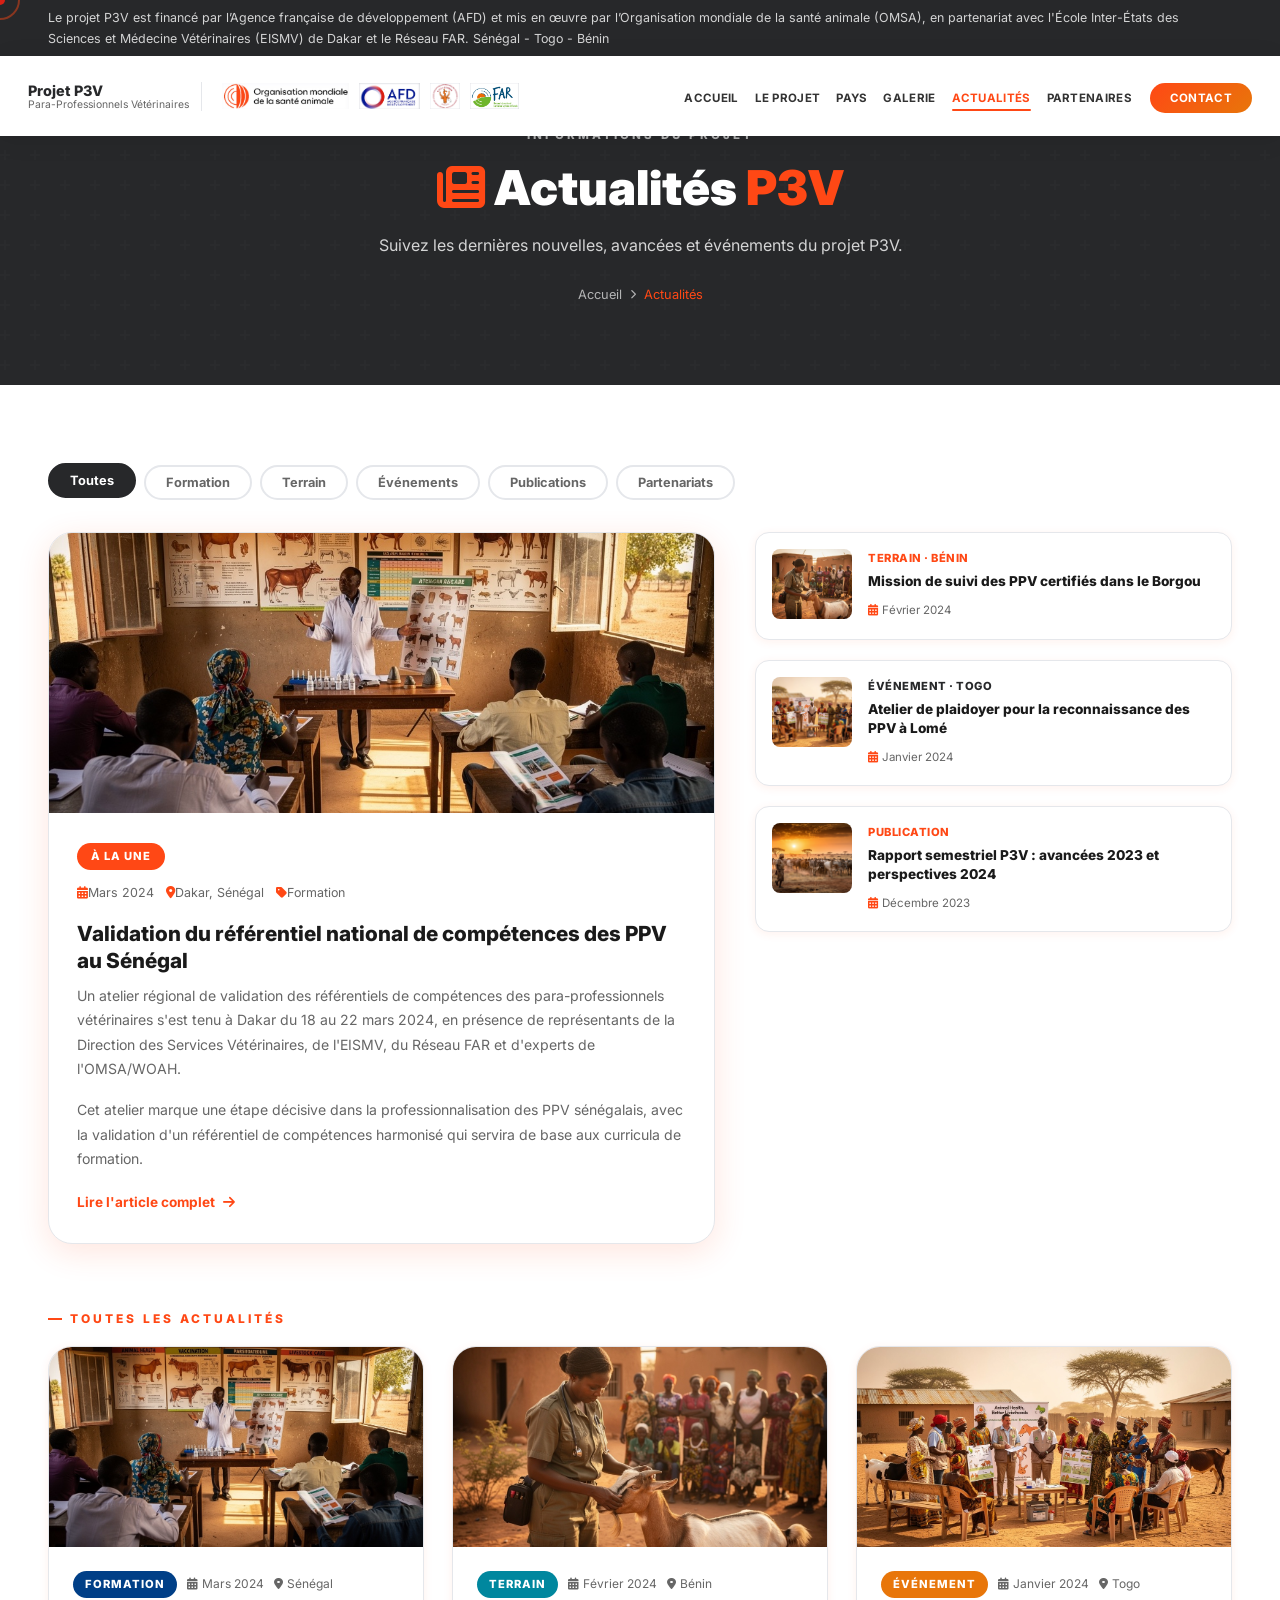
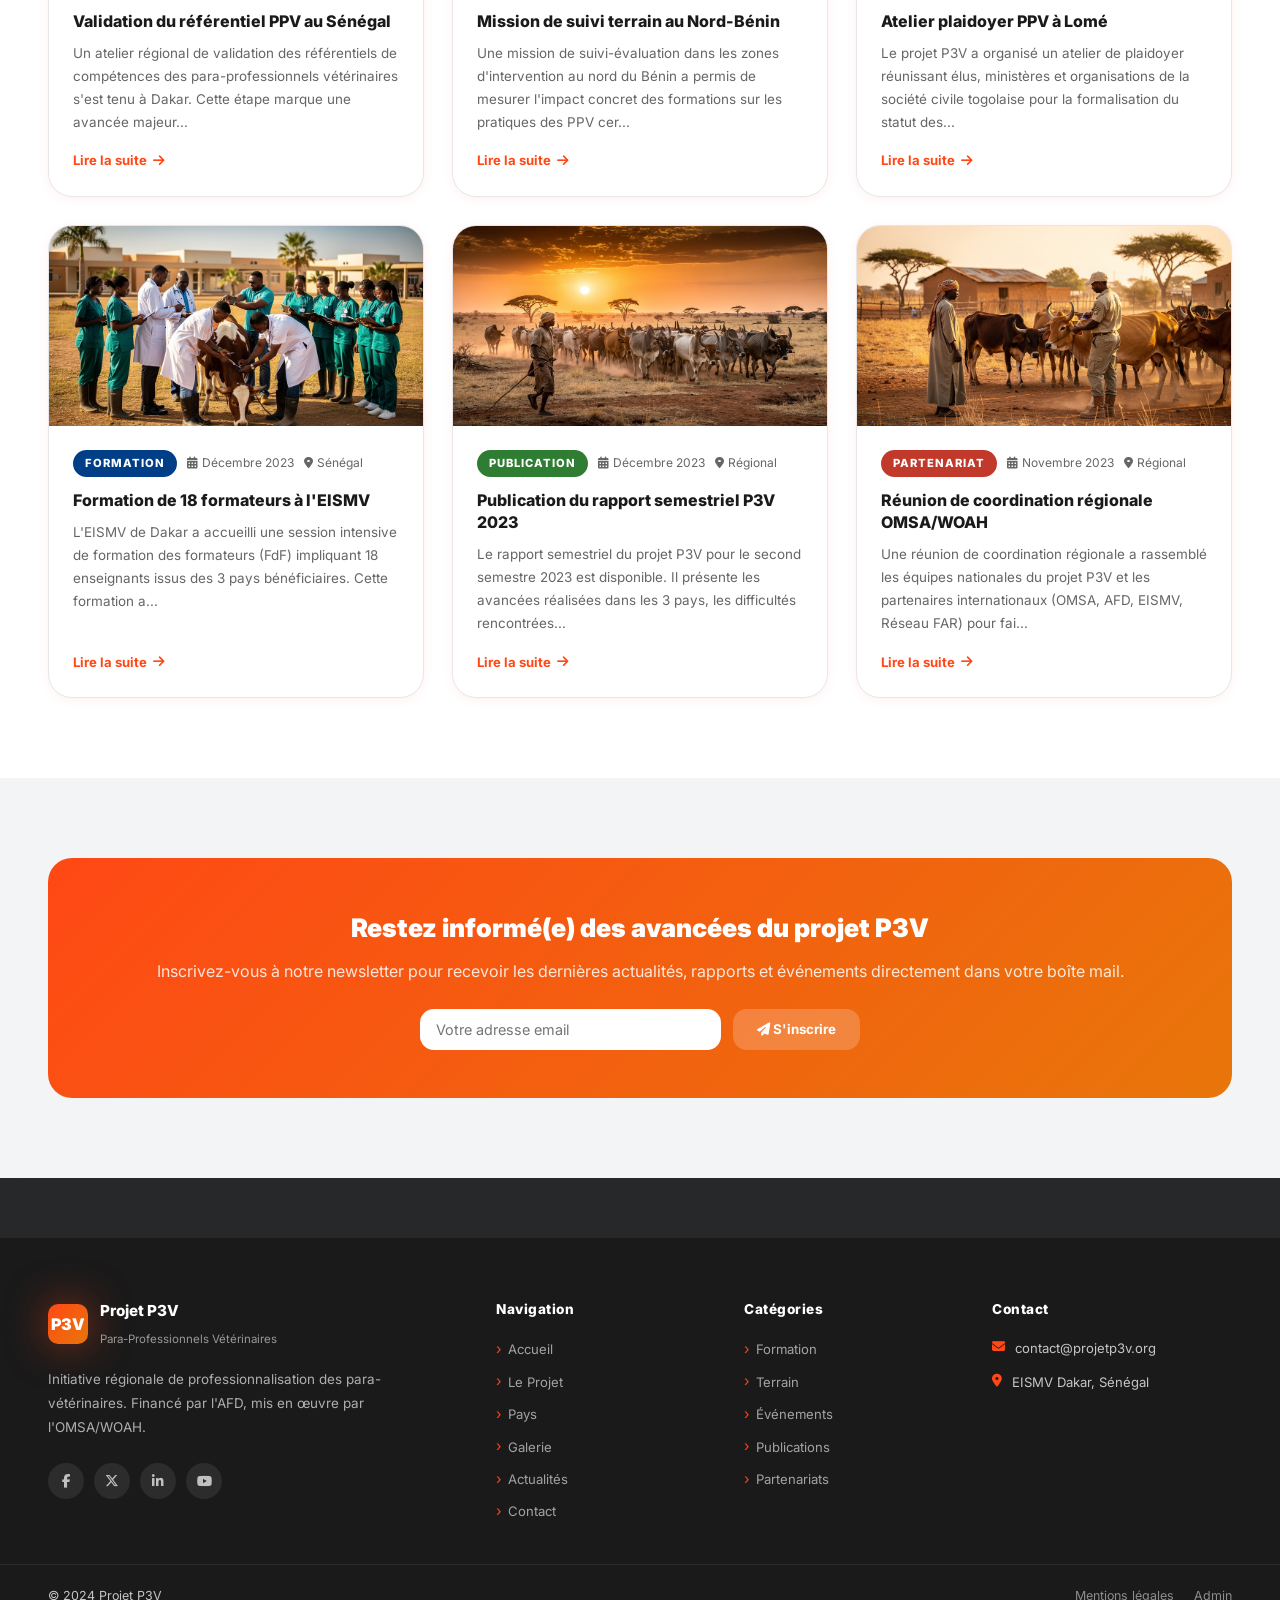
<file: actualites.html>
<!DOCTYPE html>
<html lang="fr">

<head>
  <meta charset="UTF-8" />
  <meta name="viewport" content="width=device-width, initial-scale=1.0" />
  <title>Actualités – Projet P3V</title>
  <meta name="description" content="Dernières actualités, nouvelles et événements du projet P3V." />
  <link rel="preconnect" href="https://fonts.googleapis.com" />
  <link href="https://fonts.googleapis.com/css2?family=Inter:wght@300;400;500;600;700;800;900&display=swap"
    rel="stylesheet" />
  <link rel="stylesheet" href="https://cdn.jsdelivr.net/npm/@fortawesome/fontawesome-free@6.5.0/css/all.min.css" />
  <link rel="stylesheet" href="css/style.css" />
  <style>
    .actu-filters {
      display: flex;
      gap: 8px;
      flex-wrap: wrap;
      margin-bottom: 32px
    }

    .af-btn {
      padding: 8px 20px;
      border-radius: 99px;
      border: 2px solid var(--border);
      background: var(--white);
      font-size: .8rem;
      font-weight: 700;
      color: var(--muted);
      cursor: pointer;
      transition: all .3s
    }

    .af-btn.active,
    .af-btn:hover {
      background: var(--omsa-dark);
      border-color: var(--omsa-dark);
      color: #fff;
      transform: translateY(-2px)
    }

    .actu-featured {
      display: grid;
      grid-template-columns: 1.4fr 1fr;
      gap: 40px;
      margin-bottom: 60px;
    }

    .actu-feat-card {
      background: var(--white);
      border-radius: var(--r-lg);
      overflow: hidden;
      box-shadow: var(--shadow-m);
      border: 1px solid var(--border);
      transition: all .4s var(--ease-out);
    }

    .actu-feat-card:hover {
      transform: translateY(-6px);
      box-shadow: var(--shadow-xl);
      border-color: var(--primary)
    }

    .actu-feat-img {
      width: 100%;
      height: 280px;
      object-fit: cover;
      transition: transform .6s var(--ease-out)
    }

    .actu-feat-card:hover .actu-feat-img {
      transform: scale(1.04)
    }

    .actu-feat-body {
      padding: 28px
    }

    .actu-feat-badge {
      display: inline-block;
      font-size: .7rem;
      font-weight: 800;
      letter-spacing: 1px;
      text-transform: uppercase;
      padding: 4px 14px;
      border-radius: 99px;
      background: var(--omsa-dark);
      color: #fff;
      margin-bottom: 12px;
    }

    .actu-feat-badge.new {
      background: var(--omsa-orange)
    }

    .actu-feat-body h2 {
      font-size: 1.3rem;
      font-weight: 800;
      color: var(--dark);
      margin-bottom: 10px;
      line-height: 1.3
    }

    .actu-feat-body p {
      font-size: .88rem;
      color: var(--muted);
      line-height: 1.75;
      margin-bottom: 16px
    }

    .actu-feat-meta {
      display: flex;
      align-items: center;
      gap: 12px;
      font-size: .78rem;
      color: var(--muted);
      margin-bottom: 16px
    }

    .actu-feat-meta i {
      color: var(--primary)
    }

    .actu-read-more {
      display: inline-flex;
      align-items: center;
      gap: 8px;
      font-size: .85rem;
      font-weight: 700;
      color: var(--primary);
      transition: gap .3s
    }

    .actu-read-more:hover {
      gap: 12px;
      color: var(--omsa-dark)
    }

    .actu-sidebar {
      display: flex;
      flex-direction: column;
      gap: 20px
    }

    .actu-sidebar-card {
      display: flex;
      gap: 16px;
      align-items: flex-start;
      background: var(--white);
      border-radius: var(--r-md);
      padding: 16px;
      border: 1px solid var(--border);
      box-shadow: var(--shadow-s);
      transition: all .3s;
      cursor: pointer;
    }

    .actu-sidebar-card:hover {
      box-shadow: var(--shadow-m);
      border-color: var(--primary);
      transform: translateX(4px)
    }

    .asc-img {
      width: 80px;
      height: 70px;
      border-radius: var(--r-sm);
      object-fit: cover;
      flex-shrink: 0
    }

    .asc-body h4 {
      font-size: .85rem;
      font-weight: 800;
      color: var(--dark);
      margin-bottom: 4px;
      line-height: 1.4
    }

    .asc-body span {
      font-size: .72rem;
      color: var(--muted)
    }

    .actu-list-grid {
      display: grid;
      grid-template-columns: repeat(auto-fill, minmax(340px, 1fr));
      gap: 28px
    }

    .newsletter-box {
      background: var(--grad-orange);
      border-radius: var(--r-lg);
      padding: 48px;
      text-align: center;
      color: #fff;
    }

    .newsletter-box h3 {
      font-size: 1.6rem;
      font-weight: 900;
      margin-bottom: 8px
    }

    .newsletter-box p {
      opacity: .85;
      margin-bottom: 24px
    }

    .newsletter-form {
      display: flex;
      gap: 12px;
      max-width: 440px;
      margin: 0 auto
    }

    .newsletter-form input {
      flex: 1;
      padding: 12px 16px;
      border-radius: var(--r-md);
      border: none;
      font-size: .9rem;
      font-family: var(--font);
      outline: none;
    }

    .newsletter-form button {
      padding: 12px 24px;
      border-radius: var(--r-md);
      border: none;
      background: rgba(255, 255, 255, .2);
      color: #fff;
      font-weight: 700;
      cursor: pointer;
      transition: all .3s;
      font-family: var(--font);
    }

    .newsletter-form button:hover {
      background: rgba(255, 255, 255, .35)
    }

    @media(max-width:768px) {
      .actu-featured {
        grid-template-columns: 1fr
      }

      .newsletter-form {
        flex-direction: column
      }
    }
  </style>
</head>

<body>

  <div class="cursor" id="cursor"></div>
  <div class="cursor-follower" id="cursorFollower"></div>
  <div id="pageLoader">
    <div class="loader-content">
      <div class="loader-partners"><img src="images/p3v/logos/afd.jpg" alt="OMSA" /><img src="images/p3v/logos/afd.jpg"
          alt="AFD" /><img src="images/p3v/logos/eismv.jpg" alt="EISMV" /><img src="images/p3v/logos/far.jpg"
          alt="Réseau FAR" />
      </div>
      <div class="loader-title">PROJET P3V</div>
      <div class="loader-subtitle">Chargement...</div>
      <div class="loader-line">
        <div class="loader-line-fill" id="loaderFill"></div>
      </div>
      <div class="loader-pct" id="loaderPct">0%</div>
    </div>
  </div>

  <!-- HEADER -->
  <header id="site-header">
    <div class="header-ribbon">
      <div class="container">
        Le projet P3V est financé par l’Agence française de développement (AFD) et mis en œuvre par l’Organisation
        mondiale de la santé animale (OMSA), en partenariat avec l'École Inter-États des Sciences et Médecine
        Vétérinaires (EISMV) de Dakar et le Réseau FAR. Sénégal - Togo - Bénin
      </div>
    </div>
    <nav id="main-nav">
      <div class="container">
        <a href="index.html" class="nav-logo">
          <div class="nl-text"><strong>Projet P3V</strong><span>Para-Professionnels Vétérinaires</span></div>
          <div class="header-partners"><img src="images/p3v/logos/omsa.jpg" alt="OMSA" /><img
              src="images/p3v/logos/afd.jpg" alt="AFD" /><img src="images/p3v/logos/eismv.jpg" alt="EISMV" /><img
              src="images/p3v/logos/far.jpg" alt="Réseau FAR" /></div>
        </a>
        <ul class="nav-links" id="navLinks">
          <li><a href="index.html">Accueil</a></li>
          <li><a href="index.html#justification">Le Projet</a></li>
          <li><a href="pays.html">Pays</a></li>
          <li><a href="galerie.html">Galerie</a></li>
          <li><a href="actualites.html" class="active">Actualités</a></li>
          <li><a href="index.html#partenaires">Partenaires</a></li>
          <li><a href="contact.html" class="nav-cta">Contact</a></li>
        </ul>
        <button class="burger-btn" id="burgerBtn"><span></span><span></span><span></span></button>
      </div>
    </nav>
  </header>

  <!-- PAGE HERO -->
  <div class="page-hero">
    <div class="container">
      <div class="page-hero-content">
        <div class="page-hero-eyebrow">Informations du projet</div>
        <h1><i class="fas fa-newspaper" style="color:var(--primary)"></i> Actualités <em
            style="color:var(--primary);font-style:normal">P3V</em></h1>
        <p>Suivez les dernières nouvelles, avancées et événements du projet P3V.</p>
        <nav class="breadcrumb-nav">
          <a href="index.html">Accueil</a><i class="fas fa-chevron-right"></i><span>Actualités</span>
        </nav>
      </div>
    </div>
  </div>

  <!-- ACTUALITÉS -->
  <section style="padding:80px 0; background:var(--white)">
    <div class="container">

      <!-- Filtres -->
      <div class="actu-filters" data-reveal="up">
        <button class="af-btn active" data-cat="all">Toutes</button>
        <button class="af-btn" data-cat="Formation">Formation</button>
        <button class="af-btn" data-cat="Terrain">Terrain</button>
        <button class="af-btn" data-cat="Événement">Événements</button>
        <button class="af-btn" data-cat="Publication">Publications</button>
        <button class="af-btn" data-cat="Partenariat">Partenariats</button>
      </div>

      <!-- Article à la une -->
      <div class="actu-featured" data-reveal="up" style="transition-delay:.1s">
        <div class="actu-feat-card">
          <img src="images/hero-formation-ppv.jpg" alt="À la une" class="actu-feat-img" />
          <div class="actu-feat-body">
            <span class="actu-feat-badge new">À la une</span>
            <div class="actu-feat-meta">
              <span><i class="fas fa-calendar-alt"></i>Mars 2024</span>
              <span><i class="fas fa-map-marker-alt"></i>Dakar, Sénégal</span>
              <span><i class="fas fa-tag"></i>Formation</span>
            </div>
            <h2>Validation du référentiel national de compétences des PPV au Sénégal</h2>
            <p>Un atelier régional de validation des référentiels de compétences des para-professionnels vétérinaires
              s'est tenu à Dakar du 18 au 22 mars 2024, en présence de représentants de la Direction des Services
              Vétérinaires, de l'EISMV, du Réseau FAR et d'experts de l'OMSA/WOAH.</p>
            <p>Cet atelier marque une étape décisive dans la professionnalisation des PPV sénégalais, avec la validation
              d'un référentiel de compétences harmonisé qui servira de base aux curricula de formation.</p>
            <a href="#" class="actu-read-more">Lire l'article complet <i class="fas fa-arrow-right"></i></a>
          </div>
        </div>

        <div class="actu-sidebar">
          <div class="actu-sidebar-card">
            <img src="images/ppv-examen-animal.jpg" alt="Mission Bénin" class="asc-img" />
            <div class="asc-body">
              <div
                style="font-size:.7rem;font-weight:800;color:var(--omsa-orange);margin-bottom:4px;letter-spacing:.5px">
                TERRAIN · BÉNIN</div>
              <h4>Mission de suivi des PPV certifiés dans le Borgou</h4>
              <span><i class="fas fa-calendar-alt" style="color:var(--primary);margin-right:4px"></i>Février 2024</span>
            </div>
          </div>
          <div class="actu-sidebar-card">
            <img src="images/reunion-communautaire.jpg" alt="Atelier Lomé" class="asc-img" />
            <div class="asc-body">
              <div style="font-size:.7rem;font-weight:800;color:var(--omsa-dark);margin-bottom:4px;letter-spacing:.5px">
                ÉVÉNEMENT · TOGO</div>
              <h4>Atelier de plaidoyer pour la reconnaissance des PPV à Lomé</h4>
              <span><i class="fas fa-calendar-alt" style="color:var(--primary);margin-right:4px"></i>Janvier 2024</span>
            </div>
          </div>
          <div class="actu-sidebar-card">
            <img src="images/hero-eleveurs-sahel.jpg" alt="Revue semestrielle" class="asc-img" />
            <div class="asc-body">
              <div style="font-size:.7rem;font-weight:800;color:var(--primary);margin-bottom:4px;letter-spacing:.5px">
                PUBLICATION</div>
              <h4>Rapport semestriel P3V : avancées 2023 et perspectives 2024</h4>
              <span><i class="fas fa-calendar-alt" style="color:var(--primary);margin-right:4px"></i>Décembre
                2023</span>
            </div>
          </div>
        </div>
      </div>

      <!-- Grille actualités -->
      <div class="section-eyebrow" style="margin-bottom:16px">Toutes les actualités</div>
      <div class="actu-list-grid" id="actuListGrid">
        <!-- Chargé dynamiquement -->
      </div>

      <div id="actuLoading" style="text-align:center;padding:40px;color:var(--muted)">
        <i class="fas fa-spinner fa-spin" style="font-size:1.5rem"></i>
      </div>
    </div>
  </section>

  <!-- NEWSLETTER -->
  <section style="padding:80px 0; background:var(--light2)">
    <div class="container">
      <div class="newsletter-box" data-reveal="up">
        <h3>Restez informé(e) des avancées du projet P3V</h3>
        <p>Inscrivez-vous à notre newsletter pour recevoir les dernières actualités, rapports et événements directement
          dans votre boîte mail.</p>
        <div class="newsletter-form">
          <input type="email" placeholder="Votre adresse email" id="newsletterEmail" />
          <button type="button" onclick="subscribeNewsletter()">
            <i class="fas fa-paper-plane"></i> S'inscrire
          </button>
        </div>
        <p id="newsletterMsg" style="margin-top:12px;font-size:.82rem;display:none"></p>
      </div>
    </div>
  </section>

  <!-- FOOTER -->
  <footer>
    <div class="footer-wave"><svg viewBox="0 0 1200 60" preserveAspectRatio="none">
        <path d="M0,0 C300,60 900,60 1200,0 L1200,60 L0,60 Z" fill="#27282A" />
      </svg></div>
    <div class="footer-main">
      <div class="container">
        <div class="footer-grid">
          <div class="fg-brand">
            <a href="index.html" class="fg-logo">
              <div class="loader-badge" style="width:40px;height:40px;font-size:1rem;margin:0;border-radius:10px">P3V
              </div>
              <div class="fg-logo-text"><strong>Projet P3V</strong><span>Para-Professionnels Vétérinaires</span></div>
            </a>
            <p class="fg-desc">Initiative régionale de professionnalisation des para-vétérinaires. Financé par l'AFD,
              mis en œuvre par l'OMSA/WOAH.</p>
            <div class="footer-socials"><a href="#"><i class="fab fa-facebook-f"></i></a><a href="#"><i
                  class="fab fa-x-twitter"></i></a><a href="#"><i class="fab fa-linkedin-in"></i></a><a href="#"><i
                  class="fab fa-youtube"></i></a></div>
          </div>
          <div class="footer-col">
            <h5>Navigation</h5>
            <div class="footer-links"><a href="index.html">Accueil</a><a href="index.html#justification">Le Projet</a><a
                href="pays.html">Pays</a><a href="galerie.html">Galerie</a><a href="actualites.html">Actualités</a><a
                href="contact.html">Contact</a></div>
          </div>
          <div class="footer-col">
            <h5>Catégories</h5>
            <div class="footer-links"><a href="#">Formation</a><a href="#">Terrain</a><a href="#">Événements</a><a
                href="#">Publications</a><a href="#">Partenariats</a></div>
          </div>
          <div class="footer-col">
            <h5>Contact</h5>
            <div class="footer-contact-list">
              <div class="fcl-row"><i class="fas fa-envelope"></i><span>contact@projetp3v.org</span></div>
              <div class="fcl-row"><i class="fas fa-map-marker-alt"></i><span>EISMV Dakar, Sénégal</span></div>
            </div>
          </div>
        </div>
      </div>
    </div>
    <div class="footer-bottom">
      <div class="container">
        <div class="fb-inner"><span>© 2024 Projet P3V</span>
          <div class="fb-right"><a href="#">Mentions légales</a><a href="admin.html">Admin</a></div>
        </div>
      </div>
    </div>
  </footer>
  <button id="backToTop"><i class="fas fa-chevron-up"></i></button>

  <script src="js/pages.js"></script>
  <script src="js/actualites.js"></script>
</body>

</html>
</file>
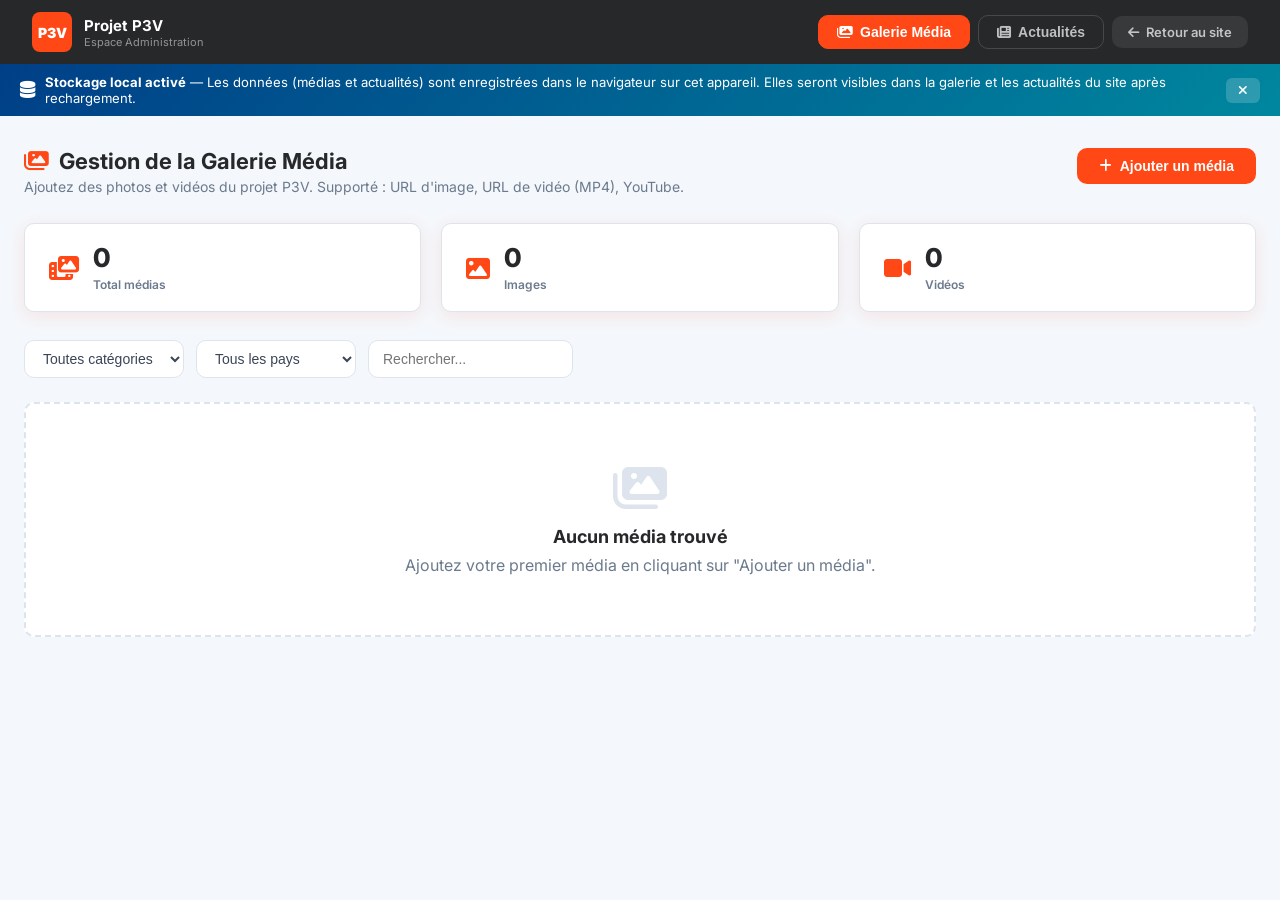
<file: admin.html>
<!DOCTYPE html>
<html lang="fr">
<head>
  <meta charset="UTF-8" />
  <meta name="viewport" content="width=device-width, initial-scale=1.0" />
  <title>Administration – Galerie & Actualités | Projet P3V</title>
  <link href="https://fonts.googleapis.com/css2?family=Inter:wght@300;400;500;600;700;800&display=swap" rel="stylesheet" />
  <link rel="stylesheet" href="https://cdn.jsdelivr.net/npm/@fortawesome/fontawesome-free@6.5.0/css/all.min.css" />
  <link rel="stylesheet" href="css/admin.css" />
</head>
<body>

  <!-- HEADER ADMIN -->
  <header class="admin-header">
    <div class="admin-header-inner">
      <div class="admin-logo">
        <div class="logo-badge">P3V</div>
        <div>
          <span class="logo-main">Projet P3V</span>
          <span class="logo-sub">Espace Administration</span>
        </div>
      </div>
      <nav class="admin-nav">
        <button class="admin-tab-btn active" data-tab="galerie">
          <i class="fas fa-images"></i> Galerie Média
        </button>
        <button class="admin-tab-btn" data-tab="actualites">
          <i class="fas fa-newspaper"></i> Actualités
        </button>
        <a href="index.html" class="admin-back-btn">
          <i class="fas fa-arrow-left"></i> Retour au site
        </a>
      </nav>
    </div>
  </header>

  <main class="admin-main">

    <!-- ======= ONGLET GALERIE ======= -->
    <div class="admin-panel active" id="tab-galerie">
      <div class="admin-panel-header">
        <div>
          <h1><i class="fas fa-images"></i> Gestion de la Galerie Média</h1>
          <p>Ajoutez des photos et vidéos du projet P3V. Supporté : URL d'image, URL de vidéo (MP4), YouTube.</p>
        </div>
        <button class="btn-admin-primary" id="openMediaModal">
          <i class="fas fa-plus"></i> Ajouter un média
        </button>
      </div>

      <!-- Stats galerie -->
      <div class="admin-stats" id="galerieStats">
        <div class="admin-stat"><i class="fas fa-photo-film"></i><div><strong id="totalMedias">–</strong><span>Total médias</span></div></div>
        <div class="admin-stat"><i class="fas fa-image"></i><div><strong id="totalImages">–</strong><span>Images</span></div></div>
        <div class="admin-stat"><i class="fas fa-video"></i><div><strong id="totalVideos">–</strong><span>Vidéos</span></div></div>
      </div>

      <!-- Filtres -->
      <div class="admin-filters">
        <select id="filterCat">
          <option value="">Toutes catégories</option>
          <option>Formation</option>
          <option>Terrain</option>
          <option>Évènements</option>
          <option>Partenaires</option>
        </select>
        <select id="filterPays">
          <option value="">Tous les pays</option>
          <option>Sénégal</option>
          <option>Bénin</option>
          <option>Togo</option>
        </select>
        <input type="text" id="searchMedia" placeholder="Rechercher..." />
      </div>

      <!-- Grille médias -->
      <div class="admin-media-grid" id="adminMediaGrid">
        <div class="admin-loading"><i class="fas fa-spinner fa-spin"></i> Chargement...</div>
      </div>
    </div>

    <!-- ======= ONGLET ACTUALITÉS ======= -->
    <div class="admin-panel" id="tab-actualites">
      <div class="admin-panel-header">
        <div>
          <h1><i class="fas fa-newspaper"></i> Gestion des Actualités</h1>
          <p>Publiez et gérez les actualités, événements et publications du projet P3V.</p>
        </div>
        <button class="btn-admin-primary" id="openActuModal">
          <i class="fas fa-plus"></i> Nouvelle actualité
        </button>
      </div>

      <!-- Liste actualités -->
      <div class="admin-actu-list" id="adminActuList">
        <div class="admin-loading"><i class="fas fa-spinner fa-spin"></i> Chargement...</div>
      </div>
    </div>

  </main>

  <!-- ======= MODAL AJOUT MÉDIA ======= -->
  <div class="modal-overlay" id="mediaModal">
    <div class="modal">
      <div class="modal-header">
        <h2 id="mediaModalTitle"><i class="fas fa-plus-circle"></i> Ajouter un média</h2>
        <button class="modal-close" id="closeMediaModal"><i class="fas fa-times"></i></button>
      </div>
      <div class="modal-body">
        <form id="mediaForm">
          <input type="hidden" id="mediaId" />

          <div class="form-group">
            <label>Type de média *</label>
            <div class="type-selector">
              <label class="type-opt">
                <input type="radio" name="type_media" value="image" checked />
                <span><i class="fas fa-image"></i> Image</span>
              </label>
              <label class="type-opt">
                <input type="radio" name="type_media" value="video" />
                <span><i class="fas fa-video"></i> Vidéo</span>
              </label>
            </div>
          </div>

          <div class="form-group">
            <label for="mediaTitre">Titre *</label>
            <input type="text" id="mediaTitre" placeholder="Titre du média" required />
          </div>

          <div class="form-group">
            <label for="mediaUrl">URL du média *</label>
            <input type="url" id="mediaUrl" placeholder="https://exemple.com/photo.jpg" required />
            <small>Copiez-collez l'URL directe de votre image ou vidéo MP4</small>
          </div>

          <div class="form-group" id="vignetteGroup">
            <label for="mediaVignette">URL de la vignette (optionnel)</label>
            <input type="url" id="mediaVignette" placeholder="https://exemple.com/thumb.jpg" />
            <small>Pour les vidéos : image d'aperçu</small>
          </div>

          <!-- Prévisualisation -->
          <div class="media-preview" id="mediaPreview"></div>

          <div class="form-row">
            <div class="form-group">
              <label for="mediaCat">Catégorie *</label>
              <select id="mediaCat" required>
                <option value="">-- Choisir --</option>
                <option>Formation</option>
                <option>Terrain</option>
                <option>Évènements</option>
                <option>Partenaires</option>
              </select>
            </div>
            <div class="form-group">
              <label for="mediaPays">Pays</label>
              <select id="mediaPays">
                <option value="">-- Choisir --</option>
                <option>Sénégal</option>
                <option>Bénin</option>
                <option>Togo</option>
                <option>Tous</option>
              </select>
            </div>
          </div>

          <div class="form-group">
            <label for="mediaDesc">Description</label>
            <textarea id="mediaDesc" rows="3" placeholder="Description du média..."></textarea>
          </div>

          <div class="modal-actions">
            <button type="button" class="btn-admin-secondary" id="cancelMediaBtn">Annuler</button>
            <button type="submit" class="btn-admin-primary" id="saveMediaBtn">
              <i class="fas fa-save"></i> <span>Enregistrer</span>
            </button>
          </div>
        </form>
      </div>
    </div>
  </div>

  <!-- ======= MODAL ACTUALITÉ ======= -->
  <div class="modal-overlay" id="actuModal">
    <div class="modal modal-lg">
      <div class="modal-header">
        <h2 id="actuModalTitle"><i class="fas fa-pen"></i> Nouvelle actualité</h2>
        <button class="modal-close" id="closeActuModal"><i class="fas fa-times"></i></button>
      </div>
      <div class="modal-body">
        <form id="actuForm">
          <input type="hidden" id="actuId" />

          <div class="form-group">
            <label for="actuTitre">Titre *</label>
            <input type="text" id="actuTitre" placeholder="Titre de l'actualité" required />
          </div>

          <div class="form-row">
            <div class="form-group">
              <label for="actuCat">Catégorie *</label>
              <select id="actuCat" required>
                <option value="">-- Choisir --</option>
                <option>Actualité</option>
                <option>Événement</option>
                <option>Publication</option>
                <option>Rapport</option>
              </select>
            </div>
            <div class="form-group">
              <label for="actuPays">Pays</label>
              <select id="actuPays">
                <option value="">-- Choisir --</option>
                <option>Sénégal</option>
                <option>Bénin</option>
                <option>Togo</option>
                <option>Tous</option>
              </select>
            </div>
          </div>

          <div class="form-row">
            <div class="form-group">
              <label for="actuDate">Date de publication</label>
              <input type="date" id="actuDate" />
            </div>
            <div class="form-group">
              <label for="actuAuteur">Auteur</label>
              <input type="text" id="actuAuteur" placeholder="Équipe P3V" />
            </div>
          </div>

          <div class="form-group">
            <label for="actuImage">URL de l'image</label>
            <input type="url" id="actuImage" placeholder="https://exemple.com/image.jpg" />
          </div>

          <div class="form-group">
            <label for="actuResume">Résumé *</label>
            <textarea id="actuResume" rows="2" placeholder="Résumé court (affiché dans la liste)" required></textarea>
          </div>

          <div class="form-group">
            <label for="actuContenu">Contenu complet</label>
            <textarea id="actuContenu" rows="6" placeholder="Contenu détaillé de l'actualité..."></textarea>
          </div>

          <div class="modal-actions">
            <button type="button" class="btn-admin-secondary" id="cancelActuBtn">Annuler</button>
            <button type="submit" class="btn-admin-primary" id="saveActuBtn">
              <i class="fas fa-save"></i> <span>Publier</span>
            </button>
          </div>
        </form>
      </div>
    </div>
  </div>

  <!-- TOAST -->
  <div class="toast" id="toast"></div>

  <script src="js/admin.js"></script>
</body>
</html>
</file>
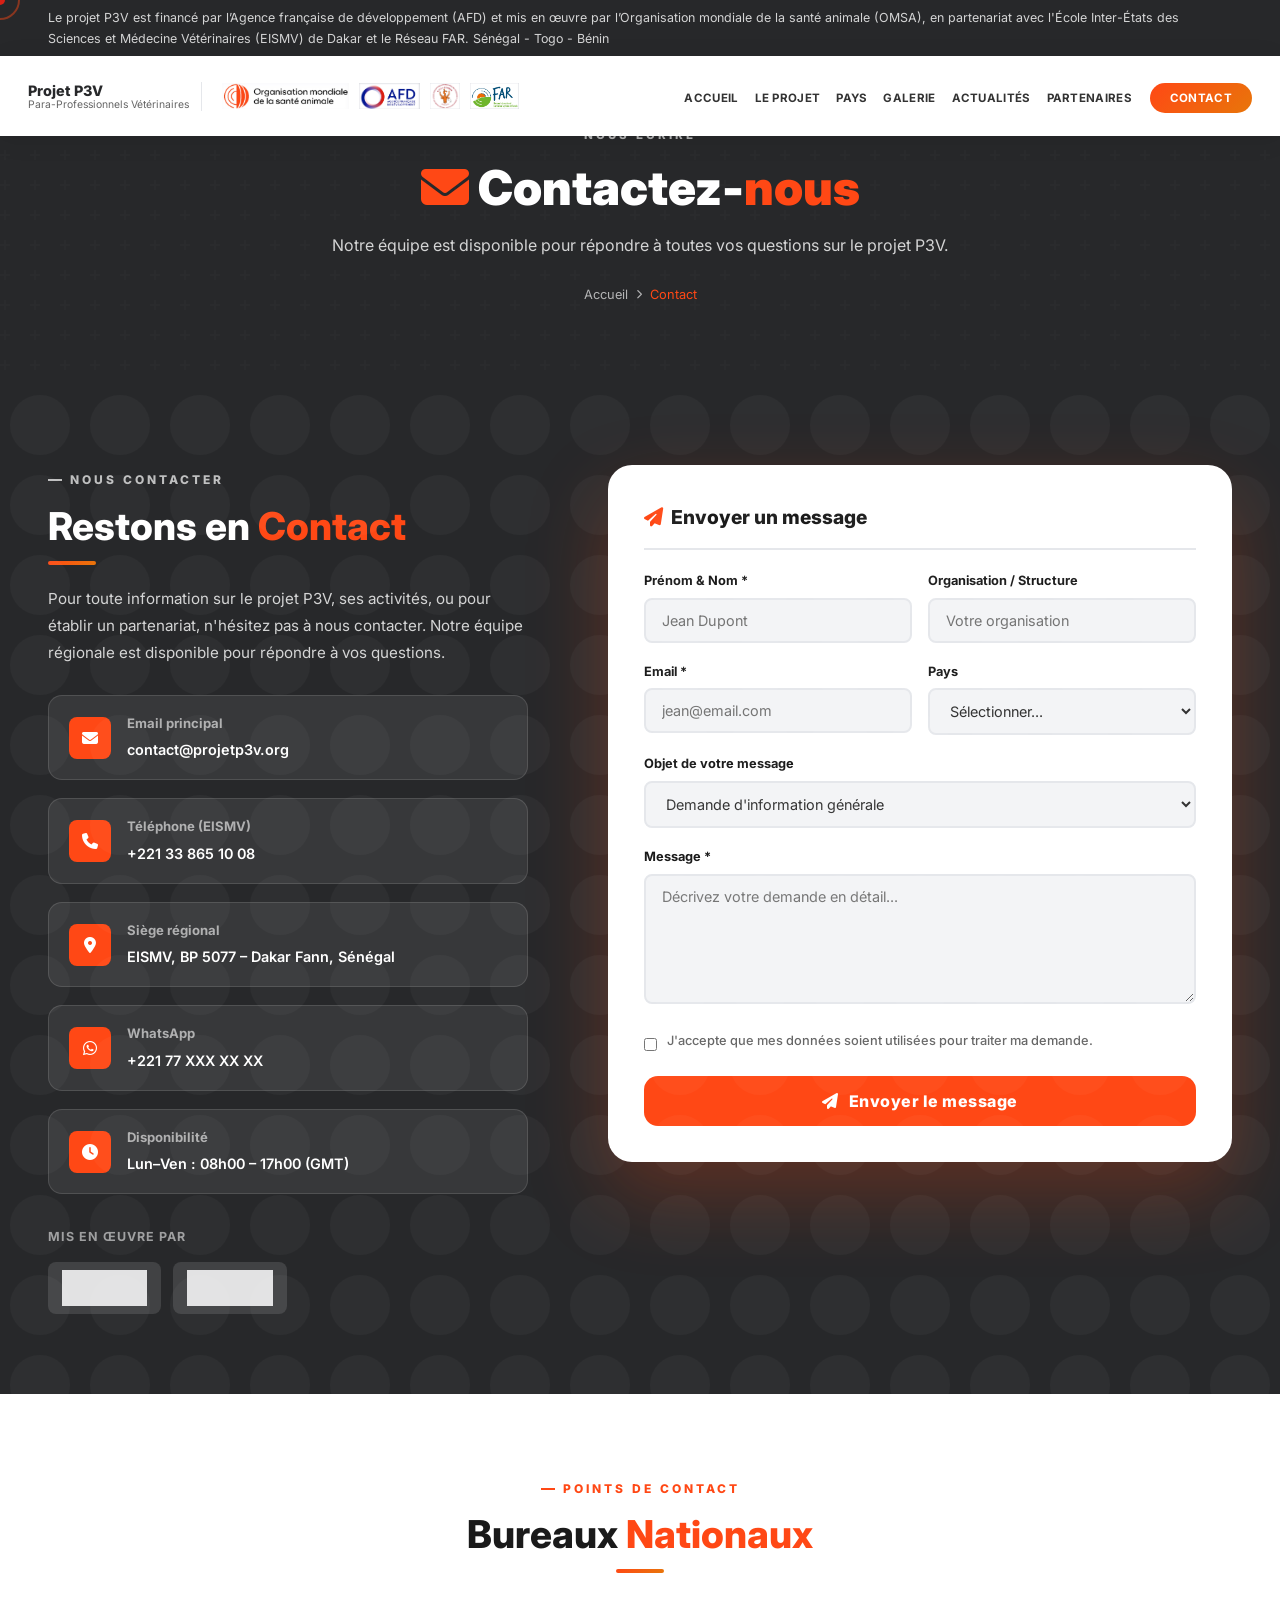
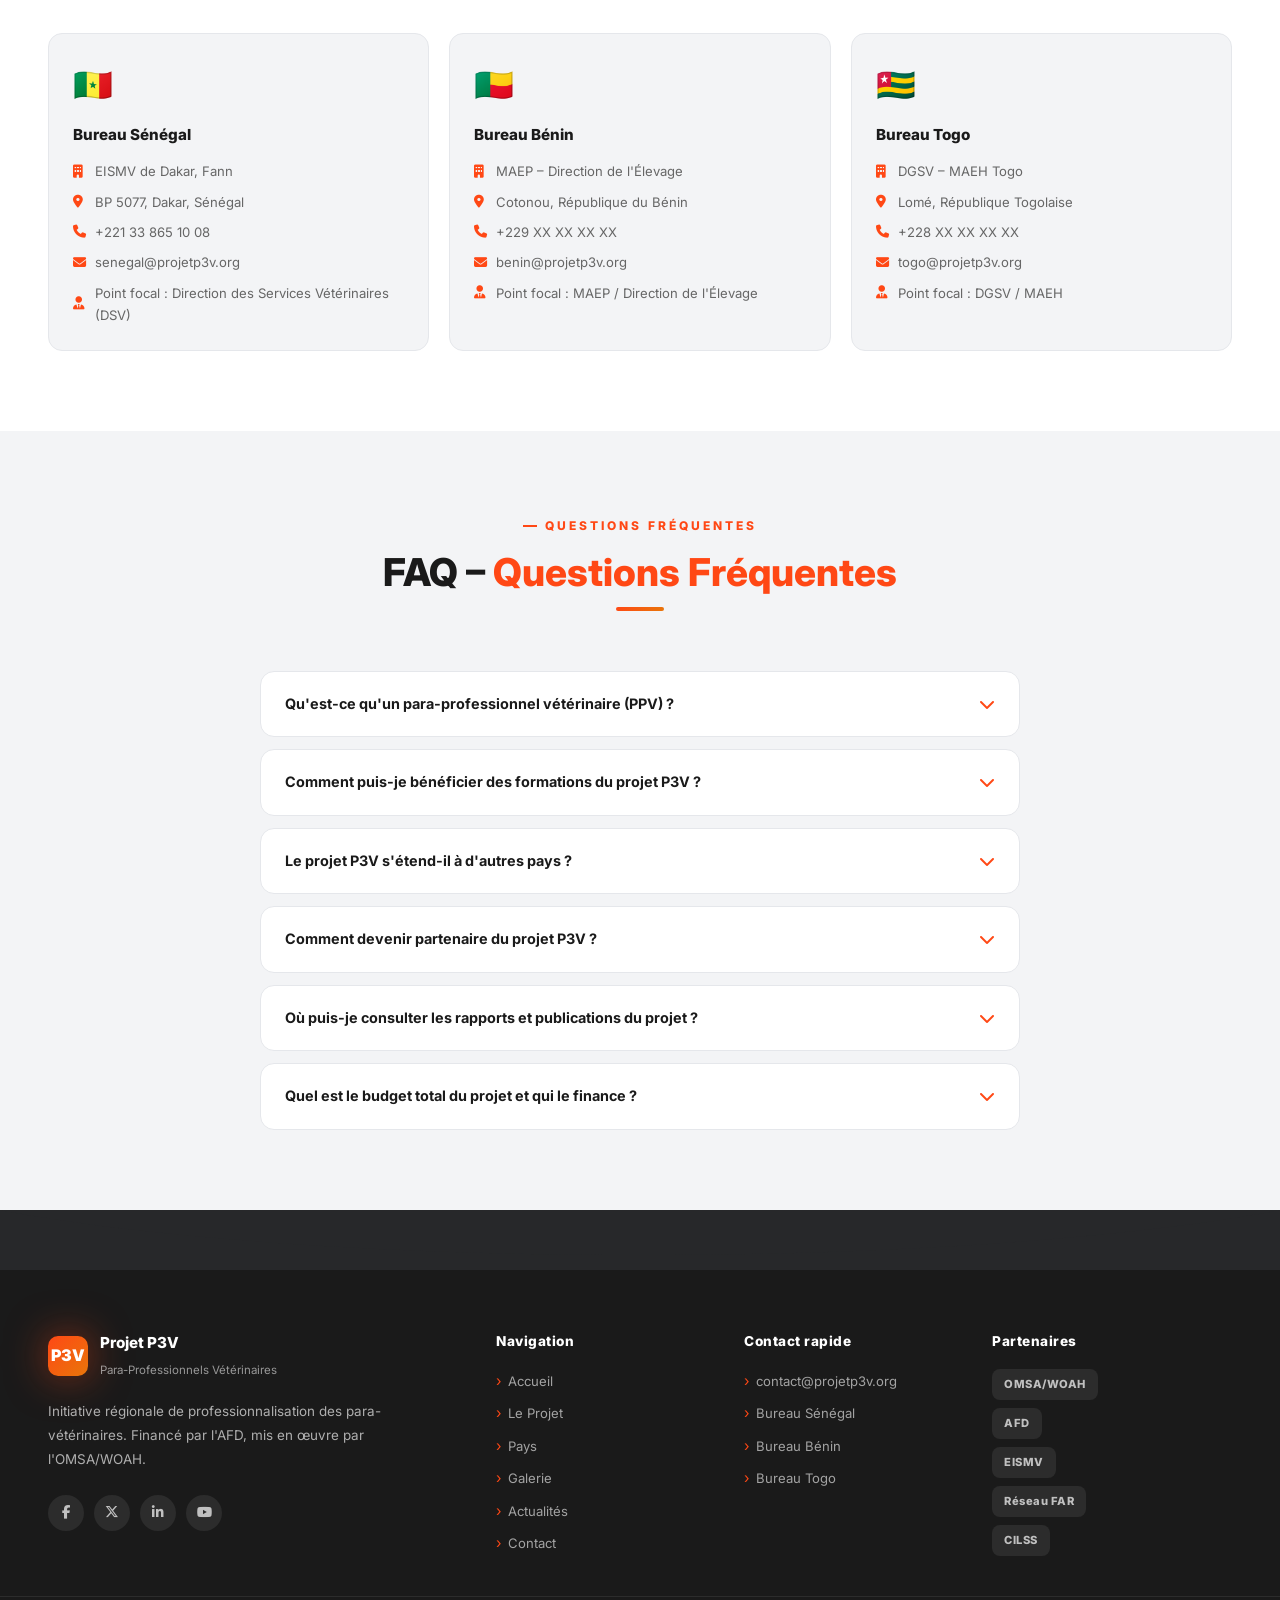
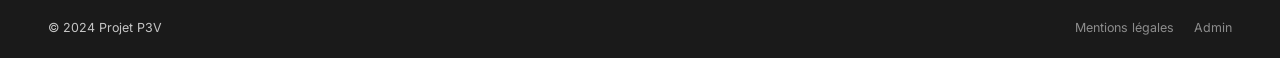
<file: contact.html>
<!DOCTYPE html>
<html lang="fr">

<head>
  <meta charset="UTF-8" />
  <meta name="viewport" content="width=device-width, initial-scale=1.0" />
  <title>Contact – Projet P3V</title>
  <meta name="description"
    content="Contactez l'équipe du projet P3V pour toute demande d'information, partenariat ou collaboration." />
  <link rel="preconnect" href="https://fonts.googleapis.com" />
  <link href="https://fonts.googleapis.com/css2?family=Inter:wght@300;400;500;600;700;800;900&display=swap"
    rel="stylesheet" />
  <link rel="stylesheet" href="https://cdn.jsdelivr.net/npm/@fortawesome/fontawesome-free@6.5.0/css/all.min.css" />
  <link rel="stylesheet" href="css/style.css" />
  <style>
    .contact-info-card {
      background: var(--white);
      border-radius: var(--r-lg);
      padding: 32px;
      box-shadow: var(--shadow-s);
      border: 1px solid var(--border);
      transition: all .35s var(--ease-out);
    }

    .contact-info-card:hover {
      box-shadow: var(--shadow-m);
      border-color: var(--primary);
      transform: translateY(-4px)
    }

    .bureau-card {
      background: var(--light2);
      border-radius: var(--r-md);
      padding: 24px;
      border: 1px solid var(--border);
      transition: all .3s;
    }

    .bureau-card:hover {
      background: var(--white);
      box-shadow: var(--shadow-m);
      border-color: var(--primary)
    }

    .bureau-flag {
      font-size: 2rem;
      margin-bottom: 10px;
      display: block
    }

    .bureau-card h4 {
      font-size: .95rem;
      font-weight: 800;
      color: var(--dark);
      margin-bottom: 12px
    }

    .bureau-contacts {
      display: flex;
      flex-direction: column;
      gap: 8px
    }

    .bc-row {
      display: flex;
      align-items: center;
      gap: 8px;
      font-size: .82rem;
      color: var(--muted)
    }

    .bc-row i {
      color: var(--primary);
      width: 14px;
      flex-shrink: 0
    }

    .bureaux-grid {
      display: grid;
      grid-template-columns: repeat(3, 1fr);
      gap: 20px
    }

    .faq-item {
      background: var(--white);
      border-radius: var(--r-md);
      border: 1px solid var(--border);
      overflow: hidden;
      transition: all .3s;
    }

    .faq-item:hover {
      border-color: var(--primary)
    }

    .faq-question {
      padding: 20px 24px;
      display: flex;
      justify-content: space-between;
      align-items: center;
      cursor: pointer;
      gap: 16px;
    }

    .faq-question h4 {
      font-size: .9rem;
      font-weight: 700;
      color: var(--dark);
      flex: 1
    }

    .faq-question i {
      color: var(--primary);
      transition: transform .3s;
      flex-shrink: 0
    }

    .faq-item.open .faq-question i {
      transform: rotate(180deg)
    }

    .faq-answer {
      max-height: 0;
      overflow: hidden;
      transition: max-height .4s ease, padding .3s;
      padding: 0 24px;
      font-size: .88rem;
      color: var(--muted);
      line-height: 1.75;
    }

    .faq-item.open .faq-answer {
      max-height: 300px;
      padding: 0 24px 20px
    }

    @media(max-width:768px) {
      .bureaux-grid {
        grid-template-columns: 1fr
      }
    }
  </style>
</head>

<body>

  <div class="cursor" id="cursor"></div>
  <div class="cursor-follower" id="cursorFollower"></div>
  <div id="pageLoader">
    <div class="loader-content">
      <div class="loader-partners"><img src="images/p3v/logos/afd.jpg" alt="OMSA" /><img src="images/p3v/logos/afd.jpg"
          alt="AFD" /><img src="images/p3v/logos/eismv.jpg" alt="EISMV" /><img src="images/p3v/logos/far.jpg"
          alt="Réseau FAR" />
      </div>
      <div class="loader-title">PROJET P3V</div>
      <div class="loader-subtitle">Chargement...</div>
      <div class="loader-line">
        <div class="loader-line-fill" id="loaderFill"></div>
      </div>
      <div class="loader-pct" id="loaderPct">0%</div>
    </div>
  </div>

  <!-- HEADER -->
  <header id="site-header">
    <div class="header-ribbon">
      <div class="container">
        Le projet P3V est financé par l’Agence française de développement (AFD) et mis en œuvre par l’Organisation
        mondiale de la santé animale (OMSA), en partenariat avec l'École Inter-États des Sciences et Médecine
        Vétérinaires (EISMV) de Dakar et le Réseau FAR. Sénégal - Togo - Bénin
      </div>
    </div>
    <nav id="main-nav">
      <div class="container">
        <a href="index.html" class="nav-logo">
          <div class="nl-text"><strong>Projet P3V</strong><span>Para-Professionnels Vétérinaires</span></div>
          <div class="header-partners"><img src="images/p3v/logos/omsa.jpg" alt="OMSA" /><img
              src="images/p3v/logos/afd.jpg" alt="AFD" /><img src="images/p3v/logos/eismv.jpg" alt="EISMV" /><img
              src="images/p3v/logos/far.jpg" alt="Réseau FAR" /></div>
        </a>
        <ul class="nav-links" id="navLinks">
          <li><a href="index.html">Accueil</a></li>
          <li><a href="index.html#justification">Le Projet</a></li>
          <li><a href="pays.html">Pays</a></li>
          <li><a href="galerie.html">Galerie</a></li>
          <li><a href="actualites.html">Actualités</a></li>
          <li><a href="index.html#partenaires">Partenaires</a></li>
          <li><a href="contact.html" class="active nav-cta">Contact</a></li>
        </ul>
        <button class="burger-btn" id="burgerBtn"><span></span><span></span><span></span></button>
      </div>
    </nav>
  </header>

  <!-- PAGE HERO -->
  <div class="page-hero">
    <div class="container">
      <div class="page-hero-content">
        <div class="page-hero-eyebrow">Nous écrire</div>
        <h1><i class="fas fa-envelope" style="color:var(--primary)"></i> Contactez-<em
            style="color:var(--primary);font-style:normal">nous</em></h1>
        <p>Notre équipe est disponible pour répondre à toutes vos questions sur le projet P3V.</p>
        <nav class="breadcrumb-nav">
          <a href="index.html">Accueil</a><i class="fas fa-chevron-right"></i><span>Contact</span>
        </nav>
      </div>
    </div>
  </div>

  <!-- CONTACT PRINCIPAL -->
  <section class="s-contact" style="padding:80px 0">
    <div class="container">
      <div class="contact-grid">
        <div data-reveal="left">
          <div class="section-eyebrow">Nous contacter</div>
          <h2 class="section-heading">Restons en <em>Contact</em></h2>
          <div class="sh-underline"></div>
          <p style="color:rgba(255,255,255,.8);font-size:.95rem;line-height:1.8;margin-bottom:28px">Pour toute
            information sur le projet P3V, ses activités, ou pour établir un partenariat, n'hésitez pas à nous
            contacter. Notre équipe régionale est disponible pour répondre à vos questions.</p>

          <div class="contact-items">
            <div class="ci-row">
              <div class="ci-icon"><i class="fas fa-envelope"></i></div>
              <div><strong>Email principal</strong><span>contact@projetp3v.org</span></div>
            </div>
            <div class="ci-row">
              <div class="ci-icon"><i class="fas fa-phone"></i></div>
              <div><strong>Téléphone (EISMV)</strong><span>+221 33 865 10 08</span></div>
            </div>
            <div class="ci-row">
              <div class="ci-icon"><i class="fas fa-map-marker-alt"></i></div>
              <div><strong>Siège régional</strong><span>EISMV, BP 5077 – Dakar Fann, Sénégal</span></div>
            </div>
            <div class="ci-row">
              <div class="ci-icon"><i class="fab fa-whatsapp"></i></div>
              <div><strong>WhatsApp</strong><span>+221 77 XXX XX XX</span></div>
            </div>
            <div class="ci-row">
              <div class="ci-icon"><i class="fas fa-clock"></i></div>
              <div><strong>Disponibilité</strong><span>Lun–Ven : 08h00 – 17h00 (GMT)</span></div>
            </div>
          </div>

          <!-- Logos partenaires -->
          <div style="margin-top:32px">
            <p
              style="font-size:.78rem;color:rgba(255,255,255,.55);text-transform:uppercase;letter-spacing:1px;font-weight:700;margin-bottom:14px">
              Mis en œuvre par</p>
            <div style="display:flex;gap:12px;align-items:center;flex-wrap:wrap">
              <div style="background:rgba(255,255,255,.12);border-radius:var(--r-sm);padding:8px 14px">
                <img src="images/p3v/logos/afd.jpg" alt="OMSA/WOAH"
                  style="height:36px;object-fit:contain;filter:brightness(0) invert(1);opacity:.85" />
              </div>
              <div style="background:rgba(255,255,255,.12);border-radius:var(--r-sm);padding:8px 14px">
                <img src="images/p3v/logos/afd.jpg" alt="AFD"
                  style="height:36px;object-fit:contain;filter:brightness(0) invert(1);opacity:.85" />
              </div>
            </div>
          </div>
        </div>

        <div data-reveal="right">
          <div class="contact-form" id="contactFormWrap">
            <h3
              style="font-size:1.2rem;font-weight:800;color:var(--dark);margin-bottom:20px;border-bottom:2px solid var(--border);padding-bottom:14px">
              <i class="fas fa-paper-plane" style="color:var(--primary);margin-right:8px"></i>Envoyer un message
            </h3>
            <form id="contactForm">
              <div class="form-row">
                <div class="form-group">
                  <label>Prénom & Nom *</label>
                  <input type="text" name="nom" placeholder="Jean Dupont" required />
                </div>
                <div class="form-group">
                  <label>Organisation / Structure</label>
                  <input type="text" name="organisation" placeholder="Votre organisation" />
                </div>
              </div>
              <div class="form-row">
                <div class="form-group">
                  <label>Email *</label>
                  <input type="email" name="email" placeholder="jean@email.com" required />
                </div>
                <div class="form-group">
                  <label>Pays</label>
                  <select name="pays">
                    <option value="">Sélectionner...</option>
                    <option>Sénégal</option>
                    <option>Bénin</option>
                    <option>Togo</option>
                    <option>France</option>
                    <option>Autre</option>
                  </select>
                </div>
              </div>
              <div class="form-group">
                <label>Objet de votre message</label>
                <select name="objet">
                  <option>Demande d'information générale</option>
                  <option>Partenariat institutionnel</option>
                  <option>Collaboration technique</option>
                  <option>Médias / Presse</option>
                  <option>Recherche / Académique</option>
                  <option>Formation / Stage</option>
                  <option>Autre</option>
                </select>
              </div>
              <div class="form-group">
                <label>Message *</label>
                <textarea name="message" placeholder="Décrivez votre demande en détail..." required
                  style="min-height:130px"></textarea>
              </div>
              <div class="form-group" style="display:flex;align-items:center;gap:10px">
                <input type="checkbox" id="consent" style="width:auto;background:transparent" required />
                <label for="consent" style="font-size:.8rem;color:var(--muted);font-weight:500">J'accepte que mes
                  données soient utilisées pour traiter ma demande.</label>
              </div>
              <button type="submit" class="form-submit">
                <i class="fas fa-paper-plane"></i> Envoyer le message
              </button>
            </form>
            <div id="formSuccess" style="display:none">
              <i class="fas fa-check-circle"
                style="color:var(--omsa-green);font-size:3rem;display:block;margin-bottom:12px"></i>
              <h3 style="font-size:1.1rem;font-weight:800;color:var(--dark)">Message envoyé !</h3>
              <p style="color:var(--muted);margin-top:8px">Merci pour votre message. Notre équipe vous répondra dans les
                48h ouvrées.</p>
              <button
                onclick="document.getElementById('contactForm').style.display='';document.getElementById('formSuccess').style.display='none'"
                style="margin-top:16px;padding:10px 20px;border-radius:var(--r-md);background:var(--omsa-dark);color:#fff;border:none;cursor:pointer;font-weight:700">
                Envoyer un autre message
              </button>
            </div>
          </div>
        </div>
      </div>
    </div>
  </section>

  <!-- BUREAUX NATIONAUX -->
  <section style="padding:80px 0; background:var(--white)">
    <div class="container">
      <div class="section-header" data-reveal="up">
        <div class="section-eyebrow">Points de contact</div>
        <h2 class="section-heading">Bureaux <em>Nationaux</em></h2>
        <div class="sh-underline center"></div>
      </div>
      <div class="bureaux-grid" data-reveal="up" style="transition-delay:.1s">
        <div class="bureau-card">
          <span class="bureau-flag">🇸🇳</span>
          <h4>Bureau Sénégal</h4>
          <div class="bureau-contacts">
            <div class="bc-row"><i class="fas fa-building"></i><span>EISMV de Dakar, Fann</span></div>
            <div class="bc-row"><i class="fas fa-map-marker-alt"></i><span>BP 5077, Dakar, Sénégal</span></div>
            <div class="bc-row"><i class="fas fa-phone"></i><span>+221 33 865 10 08</span></div>
            <div class="bc-row"><i class="fas fa-envelope"></i><span>senegal@projetp3v.org</span></div>
            <div class="bc-row"><i class="fas fa-user-tie"></i><span>Point focal : Direction des Services Vétérinaires
                (DSV)</span></div>
          </div>
        </div>
        <div class="bureau-card">
          <span class="bureau-flag">🇧🇯</span>
          <h4>Bureau Bénin</h4>
          <div class="bureau-contacts">
            <div class="bc-row"><i class="fas fa-building"></i><span>MAEP – Direction de l'Élevage</span></div>
            <div class="bc-row"><i class="fas fa-map-marker-alt"></i><span>Cotonou, République du Bénin</span></div>
            <div class="bc-row"><i class="fas fa-phone"></i><span>+229 XX XX XX XX</span></div>
            <div class="bc-row"><i class="fas fa-envelope"></i><span>benin@projetp3v.org</span></div>
            <div class="bc-row"><i class="fas fa-user-tie"></i><span>Point focal : MAEP / Direction de l'Élevage</span>
            </div>
          </div>
        </div>
        <div class="bureau-card">
          <span class="bureau-flag">🇹🇬</span>
          <h4>Bureau Togo</h4>
          <div class="bureau-contacts">
            <div class="bc-row"><i class="fas fa-building"></i><span>DGSV – MAEH Togo</span></div>
            <div class="bc-row"><i class="fas fa-map-marker-alt"></i><span>Lomé, République Togolaise</span></div>
            <div class="bc-row"><i class="fas fa-phone"></i><span>+228 XX XX XX XX</span></div>
            <div class="bc-row"><i class="fas fa-envelope"></i><span>togo@projetp3v.org</span></div>
            <div class="bc-row"><i class="fas fa-user-tie"></i><span>Point focal : DGSV / MAEH</span></div>
          </div>
        </div>
      </div>
    </div>
  </section>

  <!-- FAQ -->
  <section style="padding:80px 0; background:var(--light2)">
    <div class="container">
      <div class="section-header" data-reveal="up">
        <div class="section-eyebrow">Questions fréquentes</div>
        <h2 class="section-heading">FAQ – <em>Questions Fréquentes</em></h2>
        <div class="sh-underline center"></div>
      </div>
      <div style="max-width:760px;margin:0 auto;display:flex;flex-direction:column;gap:12px" data-reveal="up"
        style="transition-delay:.1s">
        <div class="faq-item">
          <div class="faq-question">
            <h4>Qu'est-ce qu'un para-professionnel vétérinaire (PPV) ?</h4><i class="fas fa-chevron-down"></i>
          </div>
          <div class="faq-answer">Un para-professionnel vétérinaire est une personne qui, sans être vétérinaire diplômé,
            dispense des soins de santé animale de base aux éleveurs. Ils jouent un rôle crucial dans les zones rurales
            éloignées où les vétérinaires diplômés sont rares. Le projet P3V vise à structurer et professionnaliser
            cette catégorie d'acteurs clés.</div>
        </div>
        <div class="faq-item">
          <div class="faq-question">
            <h4>Comment puis-je bénéficier des formations du projet P3V ?</h4><i class="fas fa-chevron-down"></i>
          </div>
          <div class="faq-answer">Les formations sont organisées dans les centres partenaires au Sénégal, au Bénin et au
            Togo. Pour accéder aux formations, contactez le bureau national de votre pays ou la Direction des Services
            Vétérinaires nationale. Des sessions sont régulièrement organisées dans les régions d'intervention.</div>
        </div>
        <div class="faq-item">
          <div class="faq-question">
            <h4>Le projet P3V s'étend-il à d'autres pays ?</h4><i class="fas fa-chevron-down"></i>
          </div>
          <div class="faq-answer">Dans sa phase actuelle (2020-2026), le projet intervient exclusivement au Sénégal, au
            Bénin et au Togo. Cependant, les résultats et bonnes pratiques ont vocation à être diffusés à l'ensemble de
            la région Afrique de l'Ouest dans une phase ultérieure.</div>
        </div>
        <div class="faq-item">
          <div class="faq-question">
            <h4>Comment devenir partenaire du projet P3V ?</h4><i class="fas fa-chevron-down"></i>
          </div>
          <div class="faq-answer">Les partenariats sont gérés au niveau de l'OMSA/WOAH et de l'AFD. Si vous êtes une
            organisation nationale, régionale ou internationale souhaitant s'associer au projet, envoyez-nous un message
            via ce formulaire en précisant votre organisation et votre domaine d'expertise.</div>
        </div>
        <div class="faq-item">
          <div class="faq-question">
            <h4>Où puis-je consulter les rapports et publications du projet ?</h4><i class="fas fa-chevron-down"></i>
          </div>
          <div class="faq-answer">Les rapports, études et publications du projet P3V sont disponibles sur demande en
            contactant l'équipe par email. Certains documents sont également accessibles dans la section Actualités de
            ce site web.</div>
        </div>
        <div class="faq-item">
          <div class="faq-question">
            <h4>Quel est le budget total du projet et qui le finance ?</h4><i class="fas fa-chevron-down"></i>
          </div>
          <div class="faq-answer">Le projet P3V est financé principalement par l'Agence Française de Développement (AFD)
            pour un budget estimé à environ 5 millions d'euros sur la période 2020-2026. La mise en œuvre est assurée
            par l'OMSA/WOAH en partenariat avec l'EISMV de Dakar, le Réseau FAR et les autorités nationales des trois
            pays bénéficiaires.</div>
        </div>
      </div>
    </div>
  </section>

  <!-- FOOTER -->
  <footer>
    <div class="footer-wave"><svg viewBox="0 0 1200 60" preserveAspectRatio="none">
        <path d="M0,0 C300,60 900,60 1200,0 L1200,60 L0,60 Z" fill="#27282A" />
      </svg></div>
    <div class="footer-main">
      <div class="container">
        <div class="footer-grid">
          <div class="fg-brand">
            <a href="index.html" class="fg-logo">
              <div class="loader-badge" style="width:40px;height:40px;font-size:1rem;margin:0;border-radius:10px">P3V
              </div>
              <div class="fg-logo-text"><strong>Projet P3V</strong><span>Para-Professionnels Vétérinaires</span></div>
            </a>
            <p class="fg-desc">Initiative régionale de professionnalisation des para-vétérinaires. Financé par l'AFD,
              mis en œuvre par l'OMSA/WOAH.</p>
            <div class="footer-socials"><a href="#"><i class="fab fa-facebook-f"></i></a><a href="#"><i
                  class="fab fa-x-twitter"></i></a><a href="#"><i class="fab fa-linkedin-in"></i></a><a href="#"><i
                  class="fab fa-youtube"></i></a></div>
          </div>
          <div class="footer-col">
            <h5>Navigation</h5>
            <div class="footer-links"><a href="index.html">Accueil</a><a href="index.html#justification">Le Projet</a><a
                href="pays.html">Pays</a><a href="galerie.html">Galerie</a><a href="actualites.html">Actualités</a><a
                href="contact.html">Contact</a></div>
          </div>
          <div class="footer-col">
            <h5>Contact rapide</h5>
            <div class="footer-links"><a href="mailto:contact@projetp3v.org">contact@projetp3v.org</a><a
                href="mailto:senegal@projetp3v.org">Bureau Sénégal</a><a href="mailto:benin@projetp3v.org">Bureau
                Bénin</a><a href="mailto:togo@projetp3v.org">Bureau Togo</a></div>
          </div>
          <div class="footer-col">
            <h5>Partenaires</h5>
            <div class="footer-partners-logos" style="flex-direction:column;align-items:flex-start;gap:8px"><span
                class="fpl-logo">OMSA/WOAH</span><span class="fpl-logo">AFD</span><span
                class="fpl-logo">EISMV</span><span class="fpl-logo">Réseau FAR</span><span class="fpl-logo">CILSS</span>
            </div>
          </div>
        </div>
      </div>
    </div>
    <div class="footer-bottom">
      <div class="container">
        <div class="fb-inner"><span>© 2024 Projet P3V</span>
          <div class="fb-right"><a href="#">Mentions légales</a><a href="admin.html">Admin</a></div>
        </div>
      </div>
    </div>
  </footer>
  <button id="backToTop"><i class="fas fa-chevron-up"></i></button>

  <script src="js/pages.js"></script>
  <script>
    // Formulaire contact
    document.getElementById('contactForm')?.addEventListener('submit', function (e) {
      e.preventDefault();
      const btn = this.querySelector('.form-submit');
      btn.innerHTML = '<i class="fas fa-spinner fa-spin"></i> Envoi en cours...';
      btn.disabled = true;
      setTimeout(() => {
        this.style.display = 'none';
        document.getElementById('formSuccess').style.display = 'block';
      }, 1400);
    });

    // FAQ accordion
    document.querySelectorAll('.faq-question').forEach(q => {
      q.addEventListener('click', () => {
        const item = q.parentElement;
        const wasOpen = item.classList.contains('open');
        document.querySelectorAll('.faq-item').forEach(i => i.classList.remove('open'));
        if (!wasOpen) item.classList.add('open');
      });
    });
  </script>
</body>

</html>
</file>
<file: css/style.css>
/* =========================================================
   PROJET P3V – Feuille de style principale
   Couleurs OMSA/WOAH harmonisées – Design Premium Animé
   ========================================================= */

/* ── VARIABLES COULEURS OMSA/WOAH ── */
:root {
  /* Palette principale OMSA - NOUVELLE CHARTE */
  --omsa-orange:      #FF4815;   /* Orange dominant OMSA */
  --omsa-orange-mid:  #E8760A;
  --omsa-orange-light:#FF7043;
  --omsa-dark:        #27282A;   /* Gris Anthracite OMSA */
  --omsa-blue:        #003F87;   /* Bleu institutionnel OMSA (Secondaire) */
  --omsa-blue-dark:   #001C40;
  --omsa-teal:        #00879E;   
  --omsa-teal-dark:   #005F6E;
  --omsa-green:       #4CAF50;
  --omsa-green-dark:  #2E7D32;
  --omsa-red:         #C0392B;
  --omsa-gold:        #C8960A;

  /* Alias */
  --primary:          var(--omsa-orange);
  --primary-dark:     var(--omsa-orange-mid);
  --primary-light:    var(--omsa-orange-light);
  --accent:           var(--primary);
  --secondary:        var(--omsa-dark);
  --green:            var(--omsa-green);
  --blue:             var(--primary);
  --orange:           var(--omsa-orange);

  /* Gradients */
  --grad-orange: linear-gradient(135deg, var(--omsa-orange), var(--omsa-orange-mid));
  --grad-dark:   linear-gradient(135deg, var(--omsa-dark), #1a1a1a);

  /* Neutres */
  --dark:             #1A1A1A;
  --dark2:            #27282A;
  --text:             #333333;
  --muted:            #666666;
  --border:           #E5E7EB;
  --light:            #F9FAFB;
  --light2:           #F3F4F6;
  --white:            #FFFFFF;

  /* Typographie */
  --font:             'Inter', 'Montserrat', sans-serif;
  --font-serif:       'Playfair Display', Georgia, serif;

  /* Effets */
  --ease-out:  cubic-bezier(0.16, 1, 0.3, 1);
  --ease-in:   cubic-bezier(0.7, 0, 0.84, 0);
  --ease-io:   cubic-bezier(0.87, 0, 0.13, 1);
  --ease-spring: cubic-bezier(0.34, 1.56, 0.64, 1);

  --shadow-s:  0 2px 10px rgba(255, 72, 21, .08);
  --shadow-m:  0 8px 32px rgba(255, 72, 21, .14);
  --shadow-l:  0 20px 60px rgba(255, 72, 21, .20);
  --shadow-xl: 0 32px 80px rgba(255, 72, 21, .26);

  --r-xs: 4px; --r-sm: 8px; --r-md: 14px; --r-lg: 24px; --r-xl: 40px;
}

/* ── RESET ── */
*,*::before,*::after { box-sizing:border-box; margin:0; padding:0 }
html { font-size:16px; scroll-behavior:smooth }
body { font-family:var(--font); color:var(--text); background:var(--white);
       overflow-x:hidden; line-height:1.7 }
a { color:var(--primary); text-decoration:none; transition:all .3s }
img { max-width:100%; display:block }
ul { list-style:none }
button { font-family:var(--font); cursor:pointer }
.container { max-width:1240px; margin:0 auto; padding:0 28px }

/* ──────────────────────────────────────────────────
   CURSEUR CUSTOM
────────────────────────────────────────────────── */
.cursor {
  position:fixed; width:10px; height:10px; border-radius:50%;
  background:var(--primary); pointer-events:none; z-index:99999;
  transform:translate(-50%,-50%); transition:transform .1s;
  mix-blend-mode:difference;
}
.cursor-follower {
  position:fixed; width:40px; height:40px; border-radius:50%;
  border:2px solid rgba(255, 72, 21, .45); pointer-events:none; z-index:99998;
  transform:translate(-50%,-50%); transition:left .18s var(--ease-out), top .18s var(--ease-out);
}
body:has(a:hover) .cursor { transform:translate(-50%,-50%) scale(2.5); }

/* ──────────────────────────────────────────────────
   PAGE LOADER
────────────────────────────────────────────────── */
#pageLoader {
  position:fixed; inset:0; 
  background: radial-gradient(circle at center, #2f3136 0%, #121316 100%);
  display:flex; align-items:center; justify-content:center;
  z-index:100000; transition:opacity .7s var(--ease-out), visibility .7s;
  overflow: hidden;
}
#pageLoader::before {
  content: ''; position: absolute; width: 150%; height: 150%; top: -25%; left: -25%;
  background: 
    radial-gradient(circle at 15% 15%, rgba(255, 72, 21, 0.08) 0%, transparent 25%),
    radial-gradient(circle at 85% 85%, rgba(0, 63, 135, 0.08) 0%, transparent 25%);
  filter: blur(60px);
  animation: bgMove 20s ease-in-out infinite alternate;
}
@keyframes bgMove {
  from { transform: rotate(0deg) scale(1); }
  to { transform: rotate(5deg) scale(1.1); }
}
#pageLoader.hidden { opacity:0; visibility:hidden; pointer-events:none }
.loader-content { text-align:center; color:var(--white) }
.loader-badge {
  width:80px; height:80px; border-radius:15px;
  background:linear-gradient(135deg, var(--omsa-orange), var(--omsa-orange-mid));
  display:flex; align-items:center; justify-content:center;
  font-size:1.6rem; font-weight:900; color:#fff;
  margin:0 auto 18px; box-shadow:0 0 40px rgba(255, 72, 21, .5);
  animation:pulseBadge 1.8s ease-in-out infinite;
}
@keyframes pulseBadge {
  0%,100%{ box-shadow:0 0 20px rgba(255, 72, 21, .4); transform: scale(1) }
  50%{ box-shadow:0 0 60px rgba(255, 72, 21, .8); transform: scale(1.05) }
}
.loader-title { font-size:1.6rem; font-weight:800; letter-spacing:3px; margin-bottom:6px }
.loader-subtitle { font-size:.9rem; opacity:.7; margin-bottom:28px }
.loader-line {
  width:260px; height:3px; background:rgba(255,255,255,.15);
  border-radius:99px; margin:0 auto 12px; overflow:hidden;
}
.loader-line-fill {
  height:100%; width:0%;
  background:linear-gradient(90deg, var(--primary), var(--omsa-blue-light));
  border-radius:99px; transition:width .08s linear;
}
.loader-pct { font-size:.85rem; opacity:.6; font-weight:600 }

/* ──────────────────────────────────────────────────
   HEADER & NAV
────────────────────────────────────────────────── */
#site-header {
  position:fixed; top:0; left:0; right:0; z-index:9000;
  transition:all .4s var(--ease-out);
  background: #ffffff;
  box-shadow: 0 2px 15px rgba(0,0,0,0.08);
}
#site-header.nav-hidden { transform:translateY(-100%) }

.header-ribbon {
  background:var(--omsa-dark);
  padding:7px 0; font-size:.78rem; color:rgba(255,255,255,.8);
}
.header-ribbon .container {
  display:flex; justify-content:space-between; align-items:center; gap:12px; flex-wrap:wrap;
}
.header-ribbon span { display:flex; align-items:center; gap:6px }
.header-ribbon i { color:var(--primary) }
.ribbon-socials { display:flex; gap:10px }
.ribbon-socials a {
  width:26px; height:26px; border-radius:50%;
  background:rgba(255,255,255,.1); color:#fff;
  display:flex; align-items:center; justify-content:center;
  font-size:.7rem; transition:background .3s;
}
.ribbon-socials a:hover { background:var(--primary) }

#main-nav {
  background: transparent;
  box-shadow: 0 4px 30px rgba(0, 0, 0, 0.05);
  padding:0;
}
#main-nav .container {
  display:flex; align-items:center; justify-content:space-between;
  height:80px;
  max-width: 1540px;
  width: 100%;
  margin: 0 auto;
}
.header-partners {
  display:flex; align-items:center; gap:10px; flex-wrap:nowrap;
  margin: 0 auto;
}
.header-partners img {
  height:26px; width:auto; object-fit:contain;
  transition: transform .3s;
}
.header-partners img:hover { transform: translateY(-2px) scale(1.05); }

.nav-logo { display:flex; align-items:center }
.nl-text { 
  display:flex; flex-direction:column; line-height:1.2; 
  border-right: 1px solid var(--border); 
  padding-right: 12px;
  flex-shrink: 0;
  margin-right: 20px;
}
.nl-text strong { font-size:.9rem; color:var(--omsa-dark); font-weight:800 }
.nl-text span { font-size:.65rem; color:var(--muted) }

.nav-links { display:flex; align-items:center; gap:0; flex-shrink: 0; }
.nav-links li a {
  padding:6px 8px; border-radius:var(--r-sm); font-size:.72rem;
  font-weight:700; color:var(--text); transition:all .25s; position:relative;
  text-transform: uppercase; letter-spacing: 0.3px;
}
.nav-links li a::after {
  content:''; position:absolute; bottom:0px; left:50%; right:50%;
  height:2px; background:var(--primary); border-radius:99px; transition:all .3s;
}
.nav-links li a:hover, .nav-links li a.active {
  color:var(--primary);
}
.nav-links li a:hover::after, .nav-links li a.active::after {
  left:8px; right:8px;
}
.nav-links li a.nav-cta {
  background:linear-gradient(135deg, var(--primary), var(--primary-dark));
  color:#fff; padding:8px 20px; border-radius:99px;
  margin-left: 10px;
}
.nav-links li a.nav-cta::after { display:none }
.nav-links li a.nav-cta:hover { transform:translateY(-2px); box-shadow:var(--shadow-m); opacity:.9 }

.burger-btn {
  display:none; align-items:center; gap:12px; background:none;
  border:none; padding:8px; cursor:pointer; position: relative;
}
.burger-bars {
  display: flex; flex-direction: column; gap: 5px;
}
.burger-bars span {
  width:24px; height:2.5px; background:var(--text); border-radius:99px;
  transition:all .3s;
}
.burger-arcs {
  display: flex; align-items: center; justify-content: center;
  width: 24px; height: 24px; position: relative;
}
.arc {
  position: absolute; border: 2.5px solid var(--primary);
  border-left-color: transparent; border-top-color: transparent; border-bottom-color: transparent;
  border-radius: 50%; transition: all 0.4s var(--ease-out);
}
.arc-1 { width: 10px; height: 10px; right: 0; }
.arc-2 { width: 18px; height: 18px; right: -4px; }
.arc-3 { width: 26px; height: 26px; right: -8px; }

.burger-btn.open .burger-bars span:nth-child(1){ transform:rotate(45deg) translateY(7.5px) }
.burger-btn.open .burger-bars span:nth-child(2){ opacity:0 }
.burger-btn.open .burger-bars span:nth-child(3){ transform:rotate(-45deg) translateY(-7.5px) }

.burger-btn.open .burger-arcs { transform: scale(0); opacity: 0; }

/* ──────────────────────────────────────────────────
   HERO SLIDER
────────────────────────────────────────────────── */
#hero {
  position:relative; min-height:100vh; display:flex;
  flex-direction:column; overflow:hidden;
  padding-top:100px; /* header height */
}
.hero-video-background {
  position: absolute;
  inset: 0;
  z-index: 0;
  overflow: hidden;
  pointer-events: none;
}
.hero-video-background iframe {
  position: absolute;
  top: 50%;
  left: 50%;
  width: 100vw;
  height: 56.25vw; /* 16:9 Aspect Ratio */
  min-height: 100vh;
  min-width: 177.77vh; /* 16:9 Aspect Ratio */
  transform: translate(-50%, -50%);
  filter: brightness(0.8) contrast(1.1);
}
@media (max-aspect-ratio: 16/9) {
  .hero-video-background iframe {
    width: 177.78vh;
    height: 100vh;
  }
}
@media (min-aspect-ratio: 16/9) {
  .hero-video-background iframe {
    width: 100vw;
    height: 56.25vw;
  }
}
@keyframes heroZoom {
  from{ transform:scale(1.08) translate(-50%, -50%) } to{ transform:scale(1) translate(-50%, -50%) }
}
.hero-overlay-gradient {
  position:absolute; inset:0; z-index:1;
  background:linear-gradient(
    135deg,
    rgba(39, 40, 42, .9) 0%,
    rgba(39, 40, 42, .75) 40%,
    rgba(255, 72, 21, .2) 75%,
    transparent 100%
  );
}
.hero-overlay-gradient::after {
  content:''; position:absolute; bottom:0; left:0; right:0; height:280px;
  background:linear-gradient(to top, rgba(10,22,40,.95), transparent);
}

/* Particules */
.hero-particles { position:absolute; inset:0; z-index:2; pointer-events:none }
.particle {
  position:absolute; border-radius:50%;
  background:rgba(255,255,255,.15);
  animation:floatParticle var(--dur,8s) var(--delay,0s) ease-in-out infinite;
}
@keyframes floatParticle {
  0%,100%{ transform:translateY(0) rotate(0deg); opacity:.15 }
  50%{ transform:translateY(-60px) rotate(180deg); opacity:.35 }
}

/* Contenu hero */
.hero-body {
  position:relative; z-index:3;
  flex:1; display:flex; flex-direction:column;
  justify-content:center; padding-top:60px; padding-bottom:120px;
  max-width:820px;
}
.hero-kicker {
  display:inline-flex; align-items:center; gap:10px;
  background:rgba(255,255,255,.12); backdrop-filter:blur(8px);
  border:1px solid rgba(255,255,255,.2); border-radius:99px;
  padding:8px 18px; font-size:.78rem; color:rgba(255,255,255,.9);
  font-weight:600; margin-bottom:24px; letter-spacing:.5px;
  opacity:0; transform:translateY(20px);
  animation:fadeSlideUp .8s .2s var(--ease-out) forwards;
}
.kicker-dot {
  width:8px; height:8px; border-radius:50%;
  background:var(--primary);
  animation:pulseDot 2s ease-in-out infinite;
}
@keyframes pulseDot {
  0%,100%{ transform:scale(1) } 50%{ transform:scale(1.5) }
}

.hero-title {
  font-family:var(--font); font-weight:800; line-height:1.1;
  color:#fff; margin-bottom:22px;
  font-size:clamp(2.4rem, 5vw, 4.2rem);
}
.ht-line {
  display:block; overflow:hidden;
  opacity:0; transform:translateY(40px);
}
.ht-line.accent { color:var(--primary); font-style:italic }
.ht-line:nth-child(1){ animation:fadeSlideUp .9s .4s var(--ease-out) forwards }
.ht-line:nth-child(2){ animation:fadeSlideUp .9s .55s var(--ease-out) forwards }
.ht-line:nth-child(3){ animation:fadeSlideUp .9s .7s var(--ease-out) forwards }

@keyframes fadeSlideUp {
  to{ opacity:1; transform:translateY(0) }
}

.hero-desc {
  font-size:1.1rem; color:rgba(255,255,255,.85); max-width:580px;
  margin-bottom:32px; line-height:1.75;
  opacity:0; animation:fadeSlideUp .9s .85s var(--ease-out) forwards;
}
.hero-desc strong { color:#fff; font-weight:700 }

.hero-actions {
  display:flex; gap:16px; flex-wrap:wrap; margin-bottom:40px;
  opacity:0; animation:fadeSlideUp .9s 1s var(--ease-out) forwards;
}
.btn-hero-primary {
  display:inline-flex; align-items:center; gap:10px;
  background:linear-gradient(135deg, var(--primary), var(--primary-dark));
  color:#fff; padding:14px 30px; border-radius:var(--r-md);
  font-weight:700; font-size:.95rem; letter-spacing:.3px;
  box-shadow:0 8px 30px rgba(255, 72, 21, .4);
  transition:all .35s var(--ease-out);
}
.btn-hero-primary:hover {
  transform:translateY(-3px);
  box-shadow:0 16px 50px rgba(255, 72, 21, .5); color:#fff;
}
.btn-hero-ghost {
  display:inline-flex; align-items:center; gap:10px;
  border:2px solid rgba(255,255,255,.5); color:#fff;
  padding:13px 28px; border-radius:var(--r-md);
  font-weight:700; font-size:.95rem; backdrop-filter:blur(4px);
  transition:all .35s var(--ease-out);
}
.btn-hero-ghost:hover {
  border-color:#fff; background:rgba(255,255,255,.15);
  transform:translateY(-3px); color:#fff;
}

.hero-flags {
  display:flex; align-items:center; gap:14px;
  opacity:0; animation:fadeSlideUp .9s 1.1s var(--ease-out) forwards;
}
.hf-item {
  display:flex; align-items:center; gap:7px;
  background:rgba(255,255,255,.1); backdrop-filter:blur(8px);
  border:1px solid rgba(255,255,255,.2);
  border-radius:99px; padding:7px 16px;
  font-size:.82rem; font-weight:600; color:#fff;
  transition:all .3s;
}
.hf-item:hover { background:rgba(255, 72, 21, .3); border-color:var(--primary) }
.hf-flag { font-size:1.1rem }
.hf-sep { color:rgba(255,255,255,.4); font-size:1.2rem }

/* Bullets hero */
.hero-bullets {
  position:absolute; bottom:90px; right:40px; z-index:4;
  display:flex; flex-direction:column; gap:8px;
}
.hb {
  width:8px; height:8px; border-radius:99px;
  background:rgba(255,255,255,.35); border:none;
  cursor:pointer; transition:all .3s; padding:0;
}
.hb.active { background:#fff; height:24px }

/* Stats bar */
.hero-stats-bar {
  position:absolute; bottom:0; left:0; right:0; z-index:5;
  background:rgba(39, 40, 42, .95); backdrop-filter:blur(16px);
  border-top:1px solid rgba(255, 72, 21, .3);
}
.hsb-inner {
  display:flex; align-items:stretch;
  min-height:72px; overflow-x:auto;
}
.hsb-item {
  flex:1; min-width:140px; display:flex; flex-direction:column;
  align-items:center; justify-content: flex-start;
  padding:16px 12px; gap:8px; cursor:default;
}
.hsb-item:hover { background:rgba(255, 72, 21,.15) }
.hsb-num {
  font-size:1.15rem; font-weight:800; color:#fff;
  line-height:1.2; text-align: center;
  white-space: normal;
}
.hsb-num span { font-size:.85rem; opacity:.7 }
.hsb-label { 
  font-size:.65rem; color:rgba(255,255,255,.5); font-weight:700; 
  text-align:center; letter-spacing:1px; text-transform:uppercase;
  min-height: 2.8em; display: flex; align-items: center; justify-content: center;
}
.hsb-divider { width:1px; background:rgba(255,255,255,.12); margin:12px 0; align-self:stretch }

/* Scroll arrow */
.hero-scroll-arrow {
  position:absolute; bottom:110px; left:50%; transform:translateX(-50%);
  z-index:6; display:flex; flex-direction:column; align-items:center; gap:6px;
  color:rgba(255,255,255,.7); font-size:.72rem; font-weight:600; letter-spacing:2px;
  text-transform:uppercase; text-decoration:none;
  animation:fadeSlideUp .9s 1.3s var(--ease-out) both;
}
.scroll-arrow-anim {
  width:36px; height:36px; border-radius:50%;
  border:1.5px solid rgba(255,255,255,.4);
  display:flex; align-items:center; justify-content:center;
  animation:scrollBounce 2s ease-in-out infinite;
}
@keyframes scrollBounce {
  0%,100%{ transform:translateY(0) } 50%{ transform:translateY(6px) }
}

/* ──────────────────────────────────────────────────
   LOGOS PARTENAIRES (barre) 
────────────────────────────────────────────────── */
.partners-ribbon {
  background:var(--light);
  border-top:3px solid var(--primary);
  border-bottom:1px solid var(--border);
  padding:20px 0; overflow:hidden;
}
.partners-ribbon-inner {
  display:flex; align-items:center; gap:0;
}
.partners-ribbon-track {
  display:flex; align-items:center; gap:48px;
  animation:scrollLogos 28s linear infinite; white-space:nowrap; flex-shrink:0;
}
.partners-ribbon-track:hover { animation-play-state:paused }
@keyframes scrollLogos {
  from{ transform:translateX(0) } to{ transform:translateX(-50%) }
}
.prt-logo {
  display:flex; align-items:center; justify-content:center;
  height:52px; opacity:.75; filter:grayscale(20%);
  transition:all .3s; flex-shrink:0;
}
.prt-logo:hover { opacity:1; filter:none; transform:scale(1.08) }
.prt-logo img { max-height:48px; max-width:130px; object-fit:contain }
.prt-logo-text {
  font-size:.78rem; font-weight:800; color:var(--primary);
  letter-spacing:1px; white-space:nowrap;
  padding:6px 14px; border:2px solid var(--primary);
  border-radius:var(--r-sm); text-transform:uppercase;
  transition:all .3s;
}
.prt-logo-text:hover {
  background:var(--primary); color:#fff;
  transform:scale(1.06);
}

/* ──────────────────────────────────────────────────
   SECTIONS COMMUNES
────────────────────────────────────────────────── */
section { padding:96px 0 }
.section-eyebrow {
  display:inline-block; font-size:.75rem; font-weight:800;
  color:var(--primary); letter-spacing:3px; text-transform:uppercase;
  margin-bottom:12px; position:relative; padding-left:22px;
}
.section-eyebrow::before {
  content:''; position:absolute; left:0; top:50%;
  transform:translateY(-50%); width:14px; height:2px;
  background:var(--primary);
}
.section-heading {
  font-size:clamp(1.7rem, 3vw, 2.6rem); font-weight:800;
  color:var(--dark); line-height:1.2; margin-bottom:12px;
}
.section-heading em { color:var(--primary); font-style:normal }
.sh-underline {
  width:48px; height:4px;
  background:var(--grad-orange);
  border-radius:99px; margin-bottom:20px;
}
.sh-underline.center { margin:0 auto 20px }
.section-sub { font-size:1rem; color:var(--muted); max-width:620px; line-height:1.75 }
.section-header { text-align:center; margin-bottom:60px }
.section-header .section-sub { margin:0 auto }
.section-header .sh-underline { margin:0 auto 20px }

/* Boutons */
.btn-primary-pill {
  display:inline-flex; align-items:center; gap:10px;
  background:var(--grad-orange);
  color:#fff; padding:14px 28px; border-radius:var(--r-xl);
  font-weight:700; font-size:.9rem; letter-spacing:.3px;
  box-shadow:0 6px 24px rgba(255, 72, 21,.25); margin-top:28px;
  transition:all .35s var(--ease-out); border:none;
}
.btn-primary-pill:hover {
  transform:translateY(-3px);
  box-shadow:0 14px 40px rgba(255, 72, 21,.35); color:#fff;
}
.btn-outline-pill {
  display:inline-flex; align-items:center; gap:10px;
  border:2px solid var(--primary); color:var(--primary);
  padding:12px 26px; border-radius:var(--r-xl);
  font-weight:700; font-size:.9rem; margin-top:28px;
  transition:all .35s var(--ease-out);
}
.btn-outline-pill:hover {
  background:var(--primary); color:#fff; transform:translateY(-2px);
}

/* ──────────────────────────────────────────────────
   SECTION PROJET
────────────────────────────────────────────────── */
.s-projet { background:var(--white); overflow:hidden }
.projet-grid {
  display:grid; grid-template-columns:1fr 1fr; gap:80px; align-items:center;
}
.projet-visual { position:relative }
.pv-frame {
  position:relative; border-radius:var(--r-lg); overflow:hidden;
  box-shadow:var(--shadow-l);
}
.pv-frame img { width:100%; height:480px; object-fit:cover }
.pv-deco-1 {
  position:absolute; top:-16px; right:-16px;
  width:100px; height:100px; border-radius:var(--r-lg);
  background:linear-gradient(135deg, var(--primary), var(--omsa-blue-light));
  z-index:-1; opacity:.6;
}
.pv-deco-2 {
  position:absolute; bottom:-16px; left:-16px;
  width:70px; height:70px; border-radius:50%;
  background:var(--omsa-gold); z-index:-1; opacity:.5;
}
.pv-card {
  position:absolute; bottom:24px; left:24px;
  background:var(--white); border-radius:var(--r-md);
  padding:14px 20px; box-shadow:var(--shadow-m);
  display:flex; align-items:center; gap:12px;
  backdrop-filter:blur(8px);
}
.pv-card i { color:var(--primary); font-size:1.4rem }
.pv-card strong { display:block; font-size:.85rem; color:var(--dark); font-weight:700 }
.pv-card span { font-size:.75rem; color:var(--muted) }
.floating { animation:floatCard 4s ease-in-out infinite }
@keyframes floatCard {
  0%,100%{ transform:translateY(0) } 50%{ transform:translateY(-8px) }
}
.pv-stat-bubble {
  position:absolute; top:-20px; right:-20px;
  width:110px; height:110px; border-radius:50%;
  background:var(--grad-orange);
  color:#fff; display:flex; flex-direction:column;
  align-items:center; justify-content:center; gap:2px;
  box-shadow:var(--shadow-m); text-align:center;
}
.psb-num { font-size:1.8rem; font-weight:900; line-height:1 }
.psb-txt { font-size:.58rem; font-weight:700; line-height:1.3; text-align:center; padding:0 8px }

.projet-text .section-eyebrow { margin-top:0 }
.projet-lead { font-size:1.05rem; color:var(--text); font-weight:500; margin-bottom:18px; line-height:1.8 }
.projet-obj { display:flex; flex-direction:column; gap:16px; margin-top:24px }
.po-item {
  display:flex; align-items:flex-start; gap:16px;
  padding:16px 20px; border-radius:var(--r-md);
  background:var(--light2); border:1px solid var(--border);
  transition:all .3s;
}
.po-item:hover {
  background:#fff; box-shadow:var(--shadow-m);
  border-color:var(--primary); transform:translateX(4px);
}
.poi-icon {
  width:40px; height:40px; flex-shrink:0; border-radius:var(--r-sm);
  background:var(--grad-orange);
  display:flex; align-items:center; justify-content:center;
  color:#fff;
}
.po-item strong { display:block; font-size:.88rem; font-weight:700; color:var(--dark); margin-bottom:2px }
.po-item span { font-size:.8rem; color:var(--muted) }

/* ──────────────────────────────────────────────────
   SECTION OBJECTIFS – REDESIGN PREMIUM
   ────────────────────────────────────────────────── */
.s-objectifs {
  padding: 120px 0;
  background: var(--white);
  position: relative;
  overflow: hidden;
}

.s-objectifs::before {
  content: '';
  position: absolute;
  top: 0; right: 0;
  width: 40%; height: 100%;
  background: var(--light);
  z-index: 0;
  border-radius: 100px 0 0 100px;
}

.s-objectifs .container {
  position: relative;
  z-index: 2;
}

.objectif-grid {
  display: grid;
  grid-template-columns: repeat(2, 1fr);
  gap: 30px;
  position: relative;
  z-index: 1;
}

.objectif-card {
  background: var(--white);
  border-radius: var(--r-lg);
  padding: 40px;
  box-shadow: 0 10px 40px rgba(0,0,0,0.03);
  border: 1px solid var(--border);
  transition: all 0.5s var(--ease-out);
  position: relative;
  display: flex;
  flex-direction: column;
  gap: 20px;
}

.objectif-card:hover {
  transform: translateY(-10px);
  border-color: var(--primary);
  box-shadow: var(--shadow-l);
}

.objectif-card::after {
  content: attr(data-num);
  position: absolute;
  top: 20px; right: 30px;
  font-size: 5.5rem;
  font-weight: 900;
  color: var(--light2);
  opacity: 0.6;
  transition: all 0.5s;
  z-index: 0;
  font-family: var(--font);
}

.objectif-card:hover::after {
  color: var(--primary);
  opacity: 0.1;
  transform: scale(1.1) translateX(-10px);
}

.oc-icon {
  width: 64px;
  height: 64px;
  background: var(--grad-orange);
  color: #fff;
  border-radius: var(--r-md);
  display: flex;
  align-items: center;
  justify-content: center;
  font-size: 1.5rem;
  box-shadow: 0 8px 20px rgba(255, 72, 21, 0.2);
  position: relative;
  z-index: 1;
}

.objectif-card h3 {
  font-size: 1.35rem;
  font-weight: 800;
  color: var(--dark);
  margin: 0;
  position: relative;
  z-index: 1;
  line-height: 1.3;
}

.objectif-card p {
  font-size: 0.95rem;
  color: var(--muted);
  line-height: 1.7;
  margin: 0;
  position: relative;
  z-index: 1;
}

/* Staggered look */
.objectif-card:nth-child(even) {
  margin-top: 40px;
}

@media (max-width: 992px) {
  .s-objectifs { padding: 80px 0; }
  .objectif-grid { grid-template-columns: 1fr; gap: 24px; }
  .objectif-card:nth-child(even) { margin-top: 0; }
  .s-objectifs::before { display: none; }
  .objectif-card { padding: 30px; }
}

/* ──────────────────────────────────────────────────
   COMPOSANTES
────────────────────────────────────────────────── */
.s-composantes {
  background:linear-gradient(180deg, var(--light2) 0%, var(--light) 100%);
  position:relative; overflow:hidden;
}
.composantes-bg-shape {
  position:absolute; top:-200px; right:-200px;
  width:600px; height:600px; border-radius:50%;
  background:radial-gradient(circle, rgba(255, 72, 21,.06) 0%, transparent 70%);
  pointer-events:none;
}
.comp-cards {
  display:grid; grid-template-columns:repeat(3, 1fr);
  gap:28px;
}
.comp-card {
  background:var(--white); border-radius:var(--r-lg);
  padding:32px 28px; position:relative; overflow:hidden;
  box-shadow:var(--shadow-s); border:1px solid var(--border);
  transition:all .4s var(--ease-out);
  display: flex; flex-direction: column;
}
.comp-card--full {
  grid-column: 1 / -1;
  flex-direction: row;
  align-items: center;
  gap: 40px;
  padding: 40px;
}
.comp-card:hover {
  transform:translateY(-8px); box-shadow:var(--shadow-l);
  border-color:var(--primary);
}
.comp-card:hover .cc-number { color:var(--primary); opacity:.6 }
.cc-number {
  position:absolute; top:24px; right:24px;
  font-size:3.5rem; font-weight:900; color:var(--border);
  line-height:1; transition:all .3s;
}
.cc-icon-wrap {
  width:54px; height:54px; border-radius:var(--r-md);
  background:linear-gradient(135deg, var(--cc,var(--primary)), color-mix(in srgb, var(--cc,var(--primary)) 70%, white));
  display:flex; align-items:center; justify-content:center;
  color:#fff; font-size:1.3rem; margin-bottom:18px;
  box-shadow:0 6px 20px color-mix(in srgb, var(--cc,var(--primary)) 40%, transparent);
  transition:transform .3s; flex-shrink: 0;
}
.comp-card--full .cc-icon-wrap {
  width: 80px; height: 80px; font-size: 2rem; margin-bottom: 0;
}
.comp-card--full .cc-content { flex: 1; }
.comp-card--full .cc-list {
  display: grid; grid-template-columns: repeat(2, 1fr); gap: 10px 32px; margin-top: 15px;
}

.comp-card:hover .cc-icon-wrap { transform:scale(1.1) rotate(-3deg) }
.comp-card h3 { font-size:1.05rem; font-weight:800; color:var(--dark); margin-bottom:10px }
.comp-card p { font-size:.85rem; color:var(--muted); line-height:1.7; margin-bottom:16px }
.cc-list { display:flex; flex-direction:column; gap:8px }
.cc-list li {
  display:flex; align-items:center; gap:8px;
  font-size:.8rem; color:var(--text);
}
.cc-list li i { color:var(--primary); font-size:.85rem; flex-shrink:0 }
.cc-border {
  position:absolute; bottom:0; left:0; right:0;
  height:4px;
}

/* Footer text for Composantes */
.comp-footer-text {
  margin-top: 40px;
  padding: 30px;
  background: var(--light2);
  border-radius: var(--r-md);
  border-left: 5px solid var(--primary);
  font-size: 1rem;
  line-height: 1.8;
  color: var(--dark);
  box-shadow: var(--shadow-s);
}

@media (max-width: 992px) {
  .comp-cards { grid-template-columns: 1fr; }
  .comp-card--full { flex-direction: column; align-items: flex-start; gap: 20px; padding: 32px 28px; }
  .comp-card--full .cc-list { grid-template-columns: 1fr; }
}

/* ──────────────────────────────────────────────────
   SECTION PAYS — Nouveau design bicolonne animé
────────────────────────────────────────────────── */
/* ── Liste des pays en défilement ── */
.pays-rows {
  display: flex;
  flex-direction: column;
  gap: 120px; /* Espace entre les pays */
  margin-top: 60px;
}
.pays-row {
  display: grid;
  grid-template-columns: 1fr 1.35fr;
  gap: 64px;
  align-items: center;
}

/* Animations au scroll pilotées par les styles globaux (cf bas de fichier) */


/* ── Colonne Gauche : carte pays ── */
.pp-map-card {
  background-image: url('../images/p3v/pays-p3v.png');
  background-size: contain;
  background-repeat: no-repeat;
  background-position: center;
  min-height: 480px;
  position: relative;
  display: flex;
  flex-direction: column;
  justify-content: flex-end;
}
.pp-map-overlay {
  display: none;
}
.pp-map-content {
  position: relative; z-index: 1;
  padding: 20px 0;
  color: var(--dark);
}
.pp-flag {
  width: 50px; height: auto; border-radius: 4px;
  box-shadow: 0 4px 10px rgba(0,0,0,.3);
  margin-bottom: 12px;
}
.pp-country-name {
  font-size: 2.2rem; font-weight: 900; margin-bottom: 8px;
}
.pp-country-desc {
  font-size: .9rem; line-height: 1.6; opacity: .9; max-width: 360px;
}

/* ── Colonne Droite : statistiques ── */
.pp-right { display: flex; flex-direction: column; gap: 24px; }
.pp-stats-eyebrow {
  font-size: .72rem; font-weight: 800; letter-spacing: 1.5px;
  text-transform: uppercase; color: var(--primary);
  display: flex; align-items: center; gap: 6px;
}
.pp-stats-title { font-size: 1.4rem; font-weight: 900; color: var(--dark); margin: 0; }

.pp-kpis {
  display: grid; grid-template-columns: repeat(3, 1fr); gap: 12px;
  padding: 20px 0; border-top: 1px solid var(--border); border-bottom: 1px solid var(--border);
}
.pp-kpi { text-align: center; }
.pp-kpi-num { font-size: 2.2rem; font-weight: 900; color: var(--primary); line-height: 1; }
.pp-kpi-lbl { font-size: .65rem; font-weight: 700; text-transform: uppercase; color: var(--muted); }

.pp-act-list { list-style: none; padding: 0; display: flex; flex-direction: column; gap: 8px; }
.pp-act-list li { font-size: .88rem; display: flex; align-items: baseline; gap: 8px; }
.pp-act-list li i { font-size: .8rem; }
.pp-act-list li .fa-check-circle { color: #1a9e5f; }

.pp-num-inline {
  font-weight: 800; color: var(--primary); background: rgba(255, 72, 21, .06);
  padding: 1px 4px; border-radius: 3px;
}

.pp-tags { display: flex; flex-wrap: wrap; gap: 6px; }
.pp-tag {
  padding: 4px 12px; border-radius: 99px; font-size: .7rem; font-weight: 700;
  background: var(--light); color: var(--primary); border: 1px solid var(--border);
}

/* Responsive */
@media (max-width: 1024px) {
  .pays-row { grid-template-columns: 1fr; gap: 32px; }
  .pp-map-card { min-height: 300px; }
  .pays-rows { gap: 80px; }
}

/* ──────────────────────────────────────────────────
   RÉALISATIONS / CHIFFRES CLÉS
────────────────────────────────────────────────── */
.s-realisations {
  background: var(--omsa-dark);
  position:relative; overflow:hidden; color:#fff;
}
.s-realisations::before {
  content:''; position:absolute; inset:0;
  background:url("data:image/svg+xml,%3Csvg width='60' height='60' viewBox='0 0 60 60' xmlns='http://www.w3.org/2000/svg'%3E%3Cg fill='none' fill-rule='evenodd'%3E%3Cg fill='%23ffffff' fill-opacity='0.03'%3E%3Cpath d='M36 34v-4h-2v4h-4v2h4v4h2v-4h4v-2h-4zm0-30V0h-2v4h-4v2h4v4h2V6h4V4h-4zM6 34v-4H4v4H0v2h4v4h2v-4h4v-2H6zM6 4V0H4v4H0v2h4v4h2V6h4V4H6z'/%3E%3C/g%3E%3C/g%3E%3C/svg%3E");
}
.s-realisations .section-heading { color:#fff }
.s-realisations .section-eyebrow { color:rgba(255,255,255,.7) }
.s-realisations .section-eyebrow::before { background:rgba(255,255,255,.7) }
.s-realisations .sh-underline { background:rgba(255,255,255,.4) }
.s-realisations .section-sub { color:rgba(255,255,255,.75) }

.real-grid-modern {
  display: grid;
  grid-template-columns: repeat(auto-fit, minmax(220px, 1fr));
  gap: 24px;
  margin-top: 40px;
}
.real-card-modern {
  background: rgba(255, 255, 255, 0.07);
  border: 1px solid rgba(255, 255, 255, 0.1);
  border-radius: var(--r-lg);
  padding: 32px 24px;
  text-align: center;
  transition: all 0.4s var(--ease-out);
  backdrop-filter: blur(10px);
  position: relative;
  overflow: hidden;
}
.real-card-modern::before {
  content: '';
  position: absolute;
  top: 0; left: 0; width: 4px; height: 100%;
  background: var(--primary);
  opacity: 0;
  transition: opacity 0.3s;
}
.real-card-modern:hover {
  background: rgba(255, 255, 255, 0.12);
  transform: translateY(-5px);
  border-color: rgba(255, 255, 255, 0.2);
}
.real-card-modern:hover::before { opacity: 1; }
.rcm-icon {
  font-size: 2rem;
  color: var(--primary);
  margin-bottom: 16px;
}
.rcm-num {
  font-size: 2.8rem;
  font-weight: 900;
  color: #fff;
  line-height: 1;
  margin-bottom: 8px;
}
.rcm-sub {
  font-size: 0.75rem;
  color: var(--primary);
  font-weight: 700;
  margin-bottom: 10px;
  text-transform: uppercase;
}
.rcm-label {
  font-size: 0.85rem;
  color: rgba(255, 255, 255, 0.7);
  font-weight: 600;
  line-height: 1.4;
}
.real-card-modern.highlight {
  background: rgba(255, 72, 21, 0.05);
  border-color: rgba(255, 72, 21, 0.2);
}
.real-card-modern.highlight .rcm-icon { color: var(--omsa-gold); }

.methodology-section-modern {
  background: var(--light2);
  padding: 100px 0;
  overflow: hidden;
}

.methodo-slider-wrap {
  background: #fff;
  border-radius: var(--r-lg);
  box-shadow: var(--shadow-l);
  overflow: hidden;
  margin-top: 40px;
  display: flex;
  flex-direction: column;
}

.methodo-nav {
  display: flex;
  background: var(--omsa-dark);
  padding: 10px;
  gap: 10px;
  overflow-x: auto;
}

.m-nav-btn {
  flex: 1;
  min-width: 140px;
  background: rgba(255, 255, 255, 0.05);
  border: 1px solid rgba(255, 255, 255, 0.1);
  border-radius: var(--r-sm);
  padding: 15px;
  color: #fff;
  cursor: pointer;
  display: flex;
  flex-direction: column;
  align-items: center;
  gap: 5px;
  transition: all 0.3s;
  font-size: 0.85rem;
  font-weight: 700;
}

.m-nav-btn span {
  font-size: 0.7rem;
  opacity: 0.6;
  text-transform: uppercase;
  letter-spacing: 1px;
}

.m-nav-btn.active {
  background: var(--primary);
  border-color: var(--primary);
}

.methodo-slides {
  position: relative;
  min-height: 500px;
}

.methodo-slide {
  display: none;
  padding: 60px;
  animation: slideFadeIn 0.5s ease;
}

.methodo-slide.active {
  display: block;
}

@keyframes slideFadeIn {
  from { opacity: 0; transform: translateX(20px); }
  to { opacity: 1; transform: translateX(0); }
}

.ms-inner {
  display: grid;
  grid-template-columns: 1fr 400px;
  gap: 60px;
  align-items: center;
}

.ms-tag {
  color: var(--primary);
  font-weight: 800;
  font-size: 0.75rem;
  text-transform: uppercase;
  letter-spacing: 2px;
  margin-bottom: 15px;
}

.ms-content h3 {
  font-size: 2rem;
  font-weight: 900;
  color: var(--dark);
  margin-bottom: 20px;
  line-height: 1.2;
}

.ms-content p {
  font-size: 1rem;
  color: var(--muted);
  line-height: 1.8;
  margin-bottom: 30px;
}

.ms-tabs {
  display: flex;
  gap: 20px;
  border-bottom: 1px solid var(--border);
  margin-bottom: 25px;
}

.ms-tab-btn {
  background: none;
  border: none;
  padding: 10px 0;
  font-size: 0.9rem;
  font-weight: 700;
  color: var(--muted);
  cursor: pointer;
  position: relative;
}

.ms-tab-btn::after {
  content: '';
  position: absolute;
  bottom: -1px;
  left: 0;
  width: 0;
  height: 2px;
  background: var(--primary);
  transition: width 0.3s;
}

.ms-tab-btn.active {
  color: var(--primary);
}

.ms-tab-btn.active::after {
  width: 100%;
}

.ms-tab-content {
  display: none;
  animation: fadeIn 0.3s ease;
}

.ms-tab-content.active {
  display: block;
}

.video-pill {
  display: inline-flex;
  align-items: center;
  gap: 10px;
  background: var(--light2);
  padding: 10px 20px;
  border-radius: 99px;
  font-size: 0.85rem;
  font-weight: 700;
  color: var(--primary);
  text-decoration: none;
  transition: all 0.3s;
  border: 1px solid var(--border);
}

.video-pill:hover {
  background: var(--primary);
  color: #fff;
  transform: translateY(-2px);
}

.ms-visual {
  border-radius: var(--r-lg);
  overflow: hidden;
  box-shadow: var(--shadow-xl);
  height: 400px;
}

.ms-visual img {
  width: 100%;
  height: 100%;
  object-fit: cover;
}

@media (max-width: 992px) {
  .ms-inner { grid-template-columns: 1fr; gap: 40px; }
  .methodo-slide { padding: 40px 20px; }
  .ms-visual { height: 300px; }
}

/* ──────────────────────────────────────────────────
   GALERIE
────────────────────────────────────────────────── */
.s-galerie { background:var(--white) }
.galerie-filters {
  display:flex; gap:8px; flex-wrap:wrap; justify-content:center; margin-bottom:40px;
}
.gf-btn {
  padding:8px 22px; border-radius:99px; border:2px solid var(--border);
  background:var(--white); font-size:.8rem; font-weight:700;
  color:var(--muted); cursor:pointer; transition:all .3s;
}
.gf-btn.active, .gf-btn:hover {
  background:var(--primary); border-color:var(--primary);
  color:#fff; transform:translateY(-2px);
}
.galerie-grid {
  display:grid; grid-template-columns:repeat(auto-fill, minmax(280px,1fr));
  gap:20px;
}
.galerie-item {
  position:relative; border-radius:var(--r-md); overflow:hidden;
  cursor:pointer; aspect-ratio:16/10;
  transition:all .4s var(--ease-out);
}
.galerie-item:hover { transform:scale(1.03); box-shadow:var(--shadow-l) }
.gi-img { width:100%; height:100%; object-fit:cover; transition:transform .6s var(--ease-out) }
.galerie-item:hover .gi-img { transform:scale(1.08) }
.gi-overlay {
  position:absolute; inset:0;
  background:linear-gradient(to top, rgba(0,37,96,.85), transparent);
  opacity:0; transition:opacity .3s; display:flex; align-items:flex-end; padding:20px;
}
.galerie-item:hover .gi-overlay { opacity:1 }
.gi-info { color:#fff }
.gi-info h4 { font-size:.88rem; font-weight:700; margin-bottom:4px }
.gi-info span { font-size:.75rem; opacity:.8 }
.gi-type {
  position:absolute; top:14px; right:14px;
  background:rgba(0,37,96,.7); backdrop-filter:blur(4px);
  color:#fff; padding:4px 10px; border-radius:99px;
  font-size:.7rem; font-weight:700;
}
.galerie-empty {
  grid-column:1/-1; text-align:center; padding:80px 20px;
  color:var(--muted); font-size:.95rem;
}
.galerie-empty i { font-size:3rem; display:block; margin-bottom:16px; color:var(--border) }

/* Chargeur de photos supplémentaires */
.extra-item {
  display: none !important;
}

.extra-item.show {
  display: block !important;
}

.galerie-more-wrap {
  grid-column: 1 / -1;
  display: flex;
  justify-content: center;
  margin-top: 20px;
  padding: 10px 0;
  height: auto !important;
  aspect-ratio: auto !important;
  background: none !important;
  border: none !important;
  box-shadow: none !important;
}

.btn-galerie-more {
  display: inline-flex;
  align-items: center;
  gap: 8px;
  padding: 10px 24px;
  background: transparent;
  border: 1px solid var(--primary);
  color: var(--primary);
  border-radius: 99px;
  font-weight: 700;
  font-size: .82rem;
  cursor: pointer;
  transition: all .3s;
}

.btn-galerie-more:hover {
  background: var(--primary);
  color: #fff;
  transform: translateY(-2px);
  box-shadow: var(--shadow-m);
}

.btn-galerie-more i {
  transition: transform .3s;
}

.btn-galerie-more:hover i {
  transform: translateY(3px);
}

/* ──────────────────────────────────────────────────
   RÉFÉRENCES SCIENTIFIQUES
────────────────────────────────────────────────── */
.s-references { background: var(--white); padding-bottom: 100px; }
.ref-grid {
  display: grid;
  grid-template-columns: repeat(2, 1fr);
  gap: 30px;
  margin-top: 40px;
}
.ref-group {
  background: var(--light2);
  border-radius: var(--r-lg);
  border: 1px solid var(--border);
  overflow: hidden;
  display: flex;
  flex-direction: column;
}
.ref-group-header {
  padding: 20px;
  background: var(--white);
  border-bottom: 1px solid var(--border);
  display: flex;
  align-items: center;
  gap: 15px;
}
.ref-group-icon {
  width: 40px;
  height: 40px;
  border-radius: var(--r-sm);
  background: var(--primary);
  color: #fff;
  display: flex;
  align-items: center;
  justify-content: center;
  font-size: 1.2rem;
  flex-shrink: 0;
}
.ref-group-title {
  font-size: 1.1rem;
  font-weight: 700;
  color: var(--dark);
  line-height: 1.3;
}
.ref-items {
  padding: 20px;
  display: flex;
  flex-direction: column;
  gap: 10px;
  flex: 1;
}
.ref-item {
  display: flex;
  align-items: flex-start;
  gap: 12px;
  padding: 12px 15px;
  background: var(--white);
  border-radius: var(--r-sm);
  border: 1px solid var(--border);
  color: var(--muted);
  font-size: 0.9rem;
  line-height: 1.4;
  text-decoration: none;
  transition: all 0.3s;
}
.ref-item i {
  color: var(--primary);
  margin-top: 3px;
}
.ref-item:hover {
  border-color: var(--primary);
  background: var(--light2);
  color: var(--dark);
  transform: translateX(4px);
  box-shadow: var(--shadow-s);
}

/* ──────────────────────────────────────────────────
   ACTUALITÉS
────────────────────────────────────────────────── */
.s-actualites { background:var(--light2) }
.actu-grid { display:grid; grid-template-columns:repeat(auto-fill, minmax(320px,1fr)); gap:28px }
.actu-card {
  background:var(--white); border-radius:var(--r-lg);
  overflow:hidden; box-shadow:var(--shadow-s);
  border:1px solid var(--border); transition:all .4s var(--ease-out);
  display:flex; flex-direction:column;
}
.actu-card:hover { transform:translateY(-8px); box-shadow:var(--shadow-l); border-color:var(--primary) }
.actu-img {
  width:100%; height:200px; object-fit:cover;
  transition:transform .6s var(--ease-out);
}
.actu-card:hover .actu-img { transform:scale(1.04) }
.actu-body { padding:24px; flex:1; display:flex; flex-direction:column }
.actu-meta { display:flex; align-items:center; gap:10px; margin-bottom:12px }
.actu-cat {
  font-size:.7rem; font-weight:800; letter-spacing:1px; text-transform:uppercase;
  padding:4px 12px; border-radius:99px;
  background:var(--primary); color:#fff;
}
.actu-date { font-size:.75rem; color:var(--muted); display:flex; align-items:center; gap:4px }
.actu-body h3 { font-size:1rem; font-weight:800; color:var(--dark); margin-bottom:10px; line-height:1.4 }
.actu-body p { font-size:.84rem; color:var(--muted); line-height:1.7; flex:1 }
.actu-link {
  display:inline-flex; align-items:center; gap:6px; margin-top:16px;
  font-size:.82rem; font-weight:700; color:var(--primary);
  transition:gap .3s;
}
.actu-link:hover { gap:10px; color:var(--primary) }

/* ──────────────────────────────────────────────────
   PARTENAIRES (section complète)
────────────────────────────────────────────────── */
.s-partenaires { background:var(--white) }
.partners-categories { display:flex; flex-direction:column; gap:60px }
.pc-title {
  font-size:1rem; font-weight:800; color:var(--dark);
  margin-bottom:28px; display:flex; align-items:center; gap:12px;
  padding-bottom:14px; border-bottom:2px solid var(--border);
}
.pc-title span {
  background:linear-gradient(135deg, var(--primary), var(--primary));
  color:#fff; width:30px; height:30px; border-radius:50%;
  display:flex; align-items:center; justify-content:center;
  font-size:.8rem;
}
.partners-logos-grid { display:flex; flex-wrap:wrap; gap:20px; align-items:center }
.partner-logo-card {
  display:flex; flex-direction:column; align-items:center; gap:10px;
  padding:20px 28px; border-radius:var(--r-md);
  background:var(--light2); border:1px solid var(--border);
  transition:all .35s var(--ease-out); min-width:140px; text-align:center;
}
.partner-logo-card:hover {
  background:var(--white); box-shadow:var(--shadow-m);
  border-color:var(--primary); transform:translateY(-4px);
}
.partner-logo-card img { max-height:60px; max-width:120px; object-fit:contain }
.partner-logo-card .plc-name {
  font-size:.7rem; font-weight:700; color:var(--muted);
  text-transform:uppercase; letter-spacing:.5px;
}
.partner-text-badge {
  display:flex; flex-direction:column; align-items:center; gap:6px;
  padding:16px 20px; border-radius:var(--r-md);
  background:var(--light2); border:1px solid var(--border);
  transition:all .35s; min-width:120px; text-align:center;
}
.partner-text-badge:hover { background:#fff; box-shadow:var(--shadow-m); border-color:var(--primary); transform:translateY(-4px) }
.ptb-abbr {
  font-size:1.1rem; font-weight:900;
  color:var(--primary); letter-spacing:1px;
}
.ptb-full { font-size:.65rem; color:var(--muted); line-height:1.4; font-weight:600 }

/* ──────────────────────────────────────────────────
   CONTACT
────────────────────────────────────────────────── */
.s-contact {
  background:var(--omsa-dark);
  color:#fff; position:relative; overflow:hidden;
}
.s-contact::before {
  content:''; position:absolute; inset:0;
  background:url("data:image/svg+xml,%3Csvg width='80' height='80' viewBox='0 0 80 80' xmlns='http://www.w3.org/2000/svg'%3E%3Cg fill='%23ffffff' fill-opacity='0.03'%3E%3Ccircle cx='40' cy='40' r='30'/%3E%3C/g%3E%3C/svg%3E");
}
.contact-grid { display:grid; grid-template-columns:1fr 1.3fr; gap:80px; align-items:start }
.contact-info { position:relative; z-index:1 }
.s-contact .section-heading { color:#fff }
.s-contact .section-eyebrow { color:rgba(255,255,255,.7) }
.s-contact .section-eyebrow::before { background:rgba(255,255,255,.7) }
.contact-info p { color:rgba(255,255,255,.8); font-size:.95rem; line-height:1.8; margin-bottom:30px }
.contact-items { display:flex; flex-direction:column; gap:18px }
.ci-row {
  display:flex; align-items:center; gap:16px;
  background:rgba(255,255,255,.08); border-radius:var(--r-md);
  padding:16px 20px; border:1px solid rgba(255,255,255,.12);
}
.ci-icon {
  width:42px; height:42px; flex-shrink:0; border-radius:var(--r-sm);
  background:var(--primary); display:flex; align-items:center;
  justify-content:center; color:#fff; font-size:1rem;
}
.ci-row strong { display:block; font-size:.82rem; color:rgba(255,255,255,.6); margin-bottom:2px }
.ci-row span { font-size:.9rem; color:#fff; font-weight:600 }
.contact-form-wrap { position:relative; z-index:1 }
.contact-form {
  background:var(--white); border-radius:var(--r-lg);
  padding:36px; box-shadow:var(--shadow-xl);
}
.form-row { display:grid; grid-template-columns:1fr 1fr; gap:16px }
.form-group { margin-bottom:18px }
.form-group label { display:block; font-size:.8rem; font-weight:700; color:var(--dark); margin-bottom:6px }
.form-group input, .form-group select, .form-group textarea {
  width:100%; border:2px solid var(--border); border-radius:var(--r-sm);
  padding:12px 16px; font-family:var(--font); font-size:.9rem;
  color:var(--text); background:var(--light2); outline:none;
  transition:all .3s;
}
.form-group input:focus, .form-group select:focus, .form-group textarea:focus {
  border-color:var(--primary); background:var(--white);
  box-shadow:0 0 0 4px rgba(255, 72, 21,.12);
}
.form-group textarea { resize:vertical; min-height:110px }
.form-submit {
  width:100%; padding:15px; border-radius:var(--r-md); border:none;
  background:linear-gradient(135deg, var(--primary), var(--primary));
  color:#fff; font-weight:800; font-size:1rem; cursor:pointer;
  letter-spacing:.5px; display:flex; align-items:center; justify-content:center;
  gap:10px; transition:all .35s var(--ease-out);
}
.form-submit:hover { transform:translateY(-2px); box-shadow:0 12px 40px rgba(0,63,135,.4) }
#formSuccess {
  display:none; text-align:center; padding:40px 20px;
  color:var(--omsa-green-dark);
}
#formSuccess i { font-size:3rem; display:block; margin-bottom:12px; color:var(--omsa-green) }
#formSuccess h3 { font-size:1.1rem; font-weight:800 }

/* ──────────────────────────────────────────────────
   FOOTER
────────────────────────────────────────────────── */
footer {
  background:var(--dark); color:rgba(255,255,255,.75);
}
.footer-wave {
  background:var(--omsa-dark); line-height:0; display:block;
}
.footer-wave svg { display:block; width:100%; height:60px }
.footer-main { padding:60px 0 40px }
.footer-grid { display:grid; grid-template-columns:2fr 1fr 1fr 1.2fr; gap:48px }
.fg-brand { display:flex; flex-direction:column; gap:16px }
.fg-logo {
  display:flex; align-items:center; gap:12px;
  text-decoration:none; width:fit-content;
}
.fg-logo-badge {
  width:44px; height:44px; border-radius:10px; flex-shrink:0;
  background:linear-gradient(135deg, var(--omsa-orange-mid), var(--primary));
  display:flex; align-items:center; justify-content:center;
  font-weight:900; color:#fff; font-size:.9rem;
}
.fg-logo-text strong { display:block; color:#fff; font-size:.95rem; font-weight:800 }
.fg-logo-text span { font-size:.72rem; color:rgba(255,255,255,.55) }
.fg-desc { font-size:.84rem; line-height:1.8; color:rgba(255,255,255,.65) }
.footer-socials { display:flex; gap:10px; margin-top:8px }
.footer-socials a {
  width:36px; height:36px; border-radius:50%;
  background:rgba(255,255,255,.08); color:rgba(255,255,255,.7);
  display:flex; align-items:center; justify-content:center; font-size:.85rem;
  transition:all .3s;
}
.footer-socials a:hover { background:var(--primary); color:#fff; transform:translateY(-2px) }

.footer-col h5 { font-size:.85rem; font-weight:800; color:#fff; margin-bottom:16px; letter-spacing:.5px }
.footer-links { display:flex; flex-direction:column; gap:8px }
.footer-links a {
  font-size:.82rem; color:rgba(255,255,255,.6); transition:all .3s;
  display:flex; align-items:center; gap:6px;
}
.footer-links a::before { content:'›'; color:var(--primary); font-size:.9rem }
.footer-links a:hover { color:var(--primary); transform:translateX(4px) }

.footer-contact-list { display:flex; flex-direction:column; gap:12px }
.fcl-row { display:flex; align-items:flex-start; gap:10px; font-size:.82rem }
.fcl-row i { color:var(--primary); margin-top:3px; flex-shrink:0 }
.footer-partners-logos {
  display:flex; flex-wrap:wrap; gap:10px; margin-top:8px; align-items:center;
}
.fpl-logo {
  background:rgba(255,255,255,.08); border-radius:var(--r-sm);
  padding:6px 12px; font-size:.7rem; font-weight:800;
  color:rgba(255,255,255,.7); letter-spacing:.5px;
}
.footer-funder {
  display:flex; align-items:center; gap:10px;
  font-size:.75rem; color:rgba(255,255,255,.5); margin-top:12px;
}
.footer-funder span { font-weight:700; color:rgba(255,255,255,.7) }
.footer-leads-col { display:flex; flex-direction:column; }
.leads-eyebrow { font-size:.65rem; font-weight:700; color:rgba(255,255,255,.45); letter-spacing:1px; margin-bottom:4px }
.leads-list { display:flex; flex-direction:column; gap:16px; margin-top:8px }
.lead-item { display:flex; align-items:flex-start; gap:12px; }
.lead-item i { color:var(--primary); font-size:.9rem; margin-top:4px }
.lead-item strong { display:block; color:#fff; font-size:.85rem; line-height:1.2 }
.lead-item span { display:block; font-size:.72rem; color:rgba(255,255,255,.5); line-height:1.4 }

.footer-bottom {
  border-top:1px solid rgba(255,255,255,.08);
  padding:20px 0; font-size:.78rem;
}
.fb-inner { display:flex; justify-content:space-between; align-items:center; flex-wrap:wrap; gap:12px }
.fb-right { display:flex; gap:20px }
.fb-right a { color:rgba(255,255,255,.5); transition:color .3s }
.fb-right a:hover { color:var(--primary) }

/* ──────────────────────────────────────────────────
   SCROLL REVEAL
────────────────────────────────────────────────── */
[data-reveal] {
  opacity:0; transition:all 1.5s var(--ease-out);
}
[data-reveal="up"] { transform:translateY(120px) }
[data-reveal="left"] { transform:translateX(-140px) }
[data-reveal="right"] { transform:translateX(140px) }
[data-reveal="scale"] { transform:scale(.75) }
[data-reveal].visible {
  opacity:1; transform:none;
}

/* ──────────────────────────────────────────────────
   MODALS / LIGHTBOX
────────────────────────────────────────────────── */
.modal-overlay {
  position:fixed; inset:0; background:rgba(0,0,0,.85);
  z-index:90000; display:flex; align-items:center; justify-content:center;
  opacity:0; visibility:hidden; transition:all .3s; padding:20px;
}
.modal-overlay.open { opacity:1; visibility:visible }
.modal-box {
  background:var(--white); border-radius:var(--r-lg);
  max-width:820px; width:100%; max-height:90vh;
  overflow-y:auto; position:relative;
  transform:scale(.9) translateY(20px); transition:all .4s var(--ease-out);
}
.modal-overlay.open .modal-box { transform:none }
.modal-close {
  position:absolute; top:16px; right:16px; z-index:1;
  width:36px; height:36px; border-radius:50%; background:var(--light);
  border:none; display:flex; align-items:center; justify-content:center;
  color:var(--muted); cursor:pointer; font-size:1rem; transition:all .3s;
}
.modal-close:hover { background:var(--primary); color:#fff }
.modal-img { width:100%; max-height:460px; object-fit:cover; border-radius:var(--r-lg) var(--r-lg) 0 0 }
.modal-body { padding:28px 32px }
.modal-cat {
  font-size:.7rem; font-weight:800; letter-spacing:1px; text-transform:uppercase;
  color:var(--primary); margin-bottom:8px;
}
.modal-body h2 { font-size:1.3rem; font-weight:800; color:var(--dark); margin-bottom:12px }
.modal-body p { font-size:.88rem; color:var(--muted); line-height:1.8 }

/* ──────────────────────────────────────────────────
   RESPONSIVE
────────────────────────────────────────────────── */
@media (max-width: 1280px) {
  .hsb-item {
    min-width: 110px;
    padding: 12px 6px;
  }
  .hsb-num {
    font-size: 0.95rem;
  }
  .hsb-label {
    font-size: 0.58rem;
    letter-spacing: 0.5px;
  }
}

@media (max-width:1024px){
  .nav-links { gap: 0; }
  .nav-links li a { font-size: 0.72rem; padding: 8px 6px; }
  .header-partners { display: none; }
  .nl-text { border-right: none; margin-right: 0; padding-right: 0; }
  .projet-grid{ grid-template-columns:1fr; gap:40px }
  .pv-stat-bubble{ display:none }
  .contact-grid{ grid-template-columns:1fr; gap:40px }
  .footer-grid{ grid-template-columns:1fr 1fr; gap:32px }
  .real-grid{ grid-template-columns:repeat(2,1fr) }
}

@media (max-width:768px){
  .nav-links {
    display: flex; position: fixed; inset: 0; top: 0;
    background: var(--white); flex-direction: column; padding: 100px 40px 40px;
    overflow-y: auto; gap: 0; transform: translateX(100%);
    transition: transform 0.5s var(--ease-io);
    z-index: -1;
  }
  .nav-links.open { transform: translateX(0); }
  .nav-links li { width: 100%; opacity: 0; transform: translateX(20px); transition: all 0.4s var(--ease-out); }
  .nav-links.open li { opacity: 1; transform: translateX(0); }
  .nav-links.open li:nth-child(1) { transition-delay: 0.1s; }
  .nav-links.open li:nth-child(2) { transition-delay: 0.15s; }
  .nav-links.open li:nth-child(3) { transition-delay: 0.2s; }
  .nav-links.open li:nth-child(4) { transition-delay: 0.25s; }
  .nav-links.open li:nth-child(5) { transition-delay: 0.3s; }
  .nav-links.open li:nth-child(6) { transition-delay: 0.35s; }
  .nav-links.open li:nth-child(7) { transition-delay: 0.4s; }
  .nav-links.open li:nth-child(8) { transition-delay: 0.45s; }

  .nav-links li a {
    padding: 18px 0; font-size: 1.2rem; border-bottom: 1px solid var(--border);
    display: block; width: 100%;
  }
  .nav-links li a::after { display: none }
  .nav-links li a.nav-cta { margin: 30px 0 0; text-align: center; font-size: 1rem; }

  .burger-btn { display: flex }

  section { padding: 60px 0 }
  .real-grid { grid-template-columns: 1fr }
  .ref-grid { grid-template-columns: 1fr }
  .pays-panel.active { grid-template-columns: 1fr; gap: 28px }
  .footer-grid { grid-template-columns: 1fr; gap: 28px }
  .hero-stats-bar .hsb-inner {
    display: grid !important;
    grid-template-columns: repeat(2, 1fr) !important;
    gap: 1px !important;
    background: rgba(255, 255, 255, 0.08) !important;
    min-height: auto !important;
  }
  .hero-stats-bar .hsb-divider {
    display: none !important;
  }
  .hero-stats-bar .hsb-item {
    min-width: 0 !important;
    padding: 12px 10px !important;
    background: rgba(39, 40, 42, .95) !important;
  }
  .hero-stats-bar .hsb-item:last-of-type {
    grid-column: span 2 !important;
  }
  .hero-bullets { right: 20px; bottom: 80px }
  .form-row { grid-template-columns: 1fr }
  .comp-cards { grid-template-columns: 1fr }
  .actu-grid { grid-template-columns: 1fr }
  .header-ribbon { display: none }
  #main-nav .container { height: 70px }
  #hero { padding-top: 70px }
}
@media (max-width:480px){
  .hero-body { padding-top:40px; padding-bottom:100px }
  .hero-actions{ flex-direction:column }
  .btn-hero-primary, .btn-hero-ghost{ width:100%; justify-content:center }
}

/* ──────────────────────────────────────────────────
   UTILITAIRES
────────────────────────────────────────────────── */
.no-scroll { overflow: hidden; }
.text-center { text-align:center }
.mt-sm { margin-top:12px }
.mt-md { margin-top:24px }
.mt-lg { margin-top:48px }
.mb-sm { margin-bottom:12px }
.tag-pill {
  display:inline-flex; align-items:center; gap:6px;
  padding:5px 14px; border-radius:99px; font-size:.75rem; font-weight:700;
  background:var(--light); color:var(--primary); border:1px solid var(--border);
}
.tag-pill.teal { background:rgba(255, 72, 21,.1); color:var(--primary); border-color:rgba(255, 72, 21,.25) }
.tag-pill.orange { background:rgba(232,118,10,.1); color:var(--omsa-orange); border-color:rgba(232,118,10,.25) }

/* Page hero (pages internes) */
.page-hero {
  background: var(--omsa-dark);
  padding: 120px 0 80px; position:relative; overflow:hidden;
  color:#fff; text-align:center;
}
.page-hero::before {
  content:''; position:absolute; inset:0;
  background-size:cover; background-position:center;
  opacity:.4; filter:grayscale(30%);
  background:url("data:image/svg+xml,%3Csvg width='60' height='60' viewBox='0 0 60 60' xmlns='http://www.w3.org/2000/svg'%3E%3Cg fill='%23ffffff' fill-opacity='0.04'%3E%3Cpath d='M36 34v-4h-2v4h-4v2h4v4h2v-4h4v-2h-4zm0-30V0h-2v4h-4v2h4v4h2V6h4V4h-4zM6 34v-4H4v4H0v2h4v4h2v-4h4v-2H6zM6 4V0H4v4H0v2h4v4h2V6h4V4H6z'/%3E%3C/g%3E%3C/svg%3E");
}
.page-hero-content { position:relative; z-index:1; text-align:center; max-width:700px; margin:0 auto }
.page-hero-eyebrow {
  display:inline-block; font-size:.72rem; font-weight:800;
  color:rgba(255,255,255,.65); letter-spacing:3px; text-transform:uppercase;
  margin-bottom:14px;
}
.page-hero h1 { font-size:clamp(1.8rem,4vw,3rem); font-weight:900; color:#fff; margin-bottom:16px; line-height:1.15 }
.page-hero p { font-size:1rem; color:rgba(255,255,255,.8); line-height:1.8 }
.breadcrumb-nav {
  display:flex; align-items:center; gap:8px; justify-content:center;
  margin-top:24px; font-size:.8rem; color:rgba(255,255,255,.65);
}
.breadcrumb-nav a { color:rgba(255,255,255,.65); transition:color .3s }
.breadcrumb-nav a:hover { color:#fff }
.breadcrumb-nav i { font-size:.6rem }
.breadcrumb-nav span { color:var(--primary) }

/* ── Back to top ── */
#backToTop {
  position:fixed; bottom:28px; right:28px; z-index:8000;
  width:44px; height:44px; border-radius:50%;
  background:linear-gradient(135deg, var(--primary), var(--primary));
  color:#fff; border:none; cursor:pointer;
  display:flex; align-items:center; justify-content:center;
  box-shadow:var(--shadow-m); opacity:0; visibility:hidden;
  transform:translateY(20px); transition:all .3s var(--ease-out);
}
#backToTop.visible { opacity:1; visibility:visible; transform:translateY(0) }
#backToTop:hover { transform:translateY(-3px); box-shadow:var(--shadow-l) }

/* Responsive Partners Header */
@media (max-width: 991px) {
  .header-partners img { height: 28px; }
  .header-partners { gap: 10px; }
}
@media (max-width: 600px) {
  .header-partners img:nth-child(n+3) { display: none; } /* Show only first 2 logos on small screens */
  .nl-text { padding-right: 12px; margin-right: 12px; }
  .nl-text strong { font-size: .85rem; }
}

/* ───────── Nouveaux styles pour les logos partenaires et drapeaux ───────── */
.loader-partners {
  position: relative;
  width: 220px;
  height: 220px;
  margin: 0 auto 50px;
  display: flex;
  align-items: center;
  justify-content: center;
  background: radial-gradient(circle, rgba(255, 72, 21, 0.08) 0%, transparent 70%);
}
.loader-partners img {
  position: absolute;
  height: 55px;
  width: auto;
  object-fit: contain;
  filter: drop-shadow(0 0 12px rgba(255,255,255,0.4));
  transition: all 0.5s var(--ease-out);
}
/* Circular positioning */
.loader-partners img:nth-child(1) { top: 0; left: 50%; transform: translate(-50%, -50%); }
.loader-partners img:nth-child(2) { top: 50%; right: 0; transform: translate(50%, -50%); }
.loader-partners img:nth-child(3) { bottom: 0; left: 50%; transform: translate(-50%, 50%); }
.loader-partners img:nth-child(4) { top: 50%; left: 0; transform: translate(-50%, -50%); }
.hf-flag-img {
  display: inline-block;
  vertical-align: middle;
  border-radius: 3px;
  box-shadow: 0 2px 4px rgba(0,0,0,0.15);
  margin-top: -2px;
}
@media (max-width: 600px) {
  .loader-partners { gap: 12px; }
  .loader-partners img { height: 35px; }
}

/* ═══════════════════════════════════════════════════════
   CINEMATIC STORY INTRO
   ═══════════════════════════════════════════════════════ */

/* Wrapper — 5 chapitres × 100vh + 1 buffer = 600vh */
.si-wrap {
  height: calc(6 * 100vh);
  position: relative;
  z-index: 1;
}

/* Panel sticky 100vh */
.si-sticky {
  position: sticky;
  top: 0;
  height: 100vh;
  overflow: hidden;
  display: flex;
  flex-direction: column;
}

/* Arrière-plans crossfade */
.si-bg-layers { position: absolute; inset: 0; z-index: 0; }
.si-bg-layer {
  position: absolute; inset: 0;
  background-size: cover; background-position: center;
  opacity: 0; transition: opacity 1.5s ease;
  transform: scale(1.04); transition: opacity 1.5s ease, transform 8s ease;
}
.si-bg-layer.active { opacity: 1; transform: scale(1); }

/* Overlay cinématique */
.si-overlay {
  position: absolute; inset: 0; z-index: 1;
  background: linear-gradient(
    135deg,
    rgba(4,8,20,.90) 0%,
    rgba(4,8,20,.75) 50%,
    rgba(4,8,20,.55) 100%
  );
}
.si-overlay::after {
  content: ''; position: absolute; bottom: 0; left: 0; right: 0;
  height: 280px;
  background: linear-gradient(to top, rgba(4,8,20,1), transparent);
}

/* Grain cinématique subtil */
.si-sticky::before {
  content: ''; position: absolute; inset: 0; z-index: 2;
  pointer-events: none; opacity: .025;
  background-image: url("data:image/svg+xml,%3Csvg xmlns='http://www.w3.org/2000/svg' width='300' height='300'%3E%3Cfilter id='n'%3E%3CfeTurbulence type='fractalNoise' baseFrequency='.75' numOctaves='4' stitchTiles='stitch'/%3E%3C/filter%3E%3Crect width='300' height='300' filter='url(%23n)' opacity='1'/%3E%3C/svg%3E");
}

/* Scène */
.si-stage {
  position: relative; z-index: 3;
  flex: 1; display: flex;
  align-items: center; justify-content: flex-start;
  padding: 0 8%;
}

/* Chapitre individuel */
.si-chapter {
  position: absolute; inset: 0;
  display: flex; align-items: center;
  padding: 0 8%;
  opacity: 0; pointer-events: none;
  transition: opacity .7s var(--ease-out), transform .9s var(--ease-out);
  transform: translateY(28px);
}
.si-chapter.active {
  opacity: 1; pointer-events: auto; transform: translateY(0);
}
.si-chapter-inner { max-width: 680px; }

/* Tag de chapitre */
.sic-tag {
  display: inline-flex; align-items: center; gap: 9px;
  font-size: .7rem; font-weight: 800; letter-spacing: 2.5px;
  text-transform: uppercase;
  color: var(--primary);
  background: rgba(255,72,21,.12);
  border: 1px solid rgba(255,72,21,.35);
  border-radius: 99px; padding: 7px 18px;
  margin-bottom: 26px;
}
.sic-tag--danger { color: #ff6b6b; background: rgba(255,72,21,.1); border-color: rgba(255,72,21,.3); }
.sic-tag--alert  { color: #f5c842; background: rgba(245,200,66,.08); border-color: rgba(245,200,66,.3); }
.sic-tag--hope   { color: #4fc97e; background: rgba(79,201,126,.08); border-color: rgba(79,201,126,.3); }
.sic-tag--cta    { color: var(--primary); background: rgba(255,72,21,.12); border-color: rgba(255,72,21,.4); }

/* Titre */
.sic-heading {
  font-size: clamp(2.6rem, 5.5vw, 4.8rem);
  font-weight: 900; color: #fff;
  line-height: 1.08; margin-bottom: 22px;
  letter-spacing: -.5px;
}
.sic-heading em { color: var(--primary); font-style: normal; }

/* Corps */
.sic-body {
  font-size: 1.12rem; color: rgba(255,255,255,.8);
  line-height: 1.85; max-width: 560px; margin-bottom: 32px;
}

/* CTA final */
.sic-cta {
  display: inline-flex; align-items: center; gap: 12px;
  background: linear-gradient(135deg, var(--primary), var(--omsa-orange-mid));
  color: #fff; padding: 16px 34px;
  border-radius: var(--r-md); font-weight: 800; font-size: 1rem;
  text-decoration: none;
  box-shadow: 0 8px 32px rgba(255,72,21,.45);
  transition: all .35s var(--ease-out);
  animation: ctaGlow 2.5s ease-in-out infinite;
}
.sic-cta:hover { transform: translateY(-3px); box-shadow: 0 16px 50px rgba(255,72,21,.6); color: #fff; }
.sic-cta i { animation: bounceDown 1.3s ease-in-out infinite; }
@keyframes ctaGlow {
  0%, 100% { box-shadow: 0 8px 32px rgba(255,72,21,.45); }
  50%       { box-shadow: 0 8px 44px rgba(255,72,21,.7); }
}

/* Barre de progression */
.si-progress-bar {
  position: absolute; bottom: 0; left: 0; right: 0;
  height: 3px; background: rgba(255,255,255,.08); z-index: 4;
}
.si-progress-fill {
  height: 100%;
  background: linear-gradient(90deg, var(--omsa-orange), var(--omsa-orange-mid));
  width: 0%; transition: width .5s ease;
}

/* Dots de navigation (droite) */
.si-dots {
  position: absolute; right: 36px; top: 50%;
  transform: translateY(-50%);
  display: flex; flex-direction: column; gap: 10px; z-index: 4;
}
.sid {
  width: 8px; height: 8px; border-radius: 99px;
  background: rgba(255,255,255,.28);
  cursor: pointer; transition: all .35s;
}
.sid.active { background: var(--primary); height: 26px; }
.sid:hover  { background: rgba(255,255,255,.65); }

/* Indice de scroll */
.si-scroll-hint {
  position: absolute; bottom: 28px; left: 50%;
  transform: translateX(-50%); z-index: 4;
  display: flex; flex-direction: column; align-items: center; gap: 8px;
  color: rgba(255,255,255,.55); font-size: .7rem;
  font-weight: 600; letter-spacing: 2px; text-transform: uppercase;
  transition: opacity .5s; pointer-events: none;
}
.si-scroll-hint.hidden { opacity: 0; }
.si-scroll-anim {
  width: 36px; height: 36px; border-radius: 50%;
  border: 1.5px solid rgba(255,255,255,.3);
  display: flex; align-items: center; justify-content: center;
  animation: bounceDown 2s ease-in-out infinite;
  color: rgba(255,255,255,.7);
}

/* Bouton passer */
.si-skip {
  position: absolute; top: 82px; right: 24px; z-index: 4;
  display: flex; align-items: center; gap: 7px;
  font-size: .7rem; font-weight: 700;
  color: rgba(255,255,255,.45); text-decoration: none;
  letter-spacing: 1px; text-transform: uppercase;
  padding: 7px 16px;
  border: 1px solid rgba(255,255,255,.15); border-radius: 99px;
  transition: all .3s; backdrop-filter: blur(4px);
}
.si-skip:hover { color: rgba(255,255,255,.85); border-color: rgba(255,255,255,.35); background: rgba(255,255,255,.07); }

/* Header transparent pendant l'intro */
body.story-mode .header-ribbon { opacity: 0; pointer-events: none; }
body.story-mode #main-nav {
  background: transparent !important;
  box-shadow: none !important;
}
body.story-mode .nav-links li a     { color: rgba(255,255,255,.8) !important; }
body.story-mode .nl-text strong     { color: #fff !important; }
body.story-mode .nl-text span       { color: rgba(255,255,255,.6) !important; }
body.story-mode .burger-btn span    { background: #fff !important; }

/* Responsive mobile */
@media (max-width: 768px) {
  .si-wrap   { height: auto; }
  .si-sticky { position: relative; top: auto; height: 100svh; min-height: 600px; }
  .si-chapter { padding: 0 6%; }
  .sic-heading { font-size: clamp(1.9rem, 8vw, 2.8rem); }
  .sic-body    { font-size: 1rem; }
  .si-dots     { display: none; }
}

/* ═══════════════════════════════════════════════════════
   SECTION STORYTELLING / HISTOIRE
   ═══════════════════════════════════════════════════════ */

/* ── Section wrapper — tall enough for 6 slides of scroll —— */
.s-histoire {
  background: linear-gradient(180deg, #0a1628 0%, #141e35 50%, #0f1a2e 100%);
  height: auto;
  position: relative;
  padding: 100px 0;
}
.s-histoire::before {
  content: '';
  position: absolute;
  inset: 0;
  background:
    radial-gradient(circle at 10% 20%, rgba(255,72,21,.06) 0%, transparent 40%),
    radial-gradient(circle at 90% 80%, rgba(0,63,135,.08) 0%, transparent 40%);
  pointer-events: none;
}

/* ── Sticky panel — pinned to viewport while user scrolls through section —— */
.histoire-sticky {
  position: relative;
  height: auto;
  overflow: visible;
  display: flex;
  flex-direction: column;
  z-index: 2;
}

/* ── Intro block ── */
.histoire-intro {
  text-align: center;
  padding: 80px 28px 60px;
  position: relative;
  z-index: 2;
}
.hi-eyebrow {
  display: inline-flex;
  align-items: center;
  gap: 10px;
  font-size: .72rem;
  font-weight: 800;
  letter-spacing: 4px;
  text-transform: uppercase;
  color: var(--primary);
  margin-bottom: 18px;
}
.hi-dot {
  width: 8px;
  height: 8px;
  border-radius: 50%;
  background: var(--primary);
  animation: pulseDot 2s ease-in-out infinite;
  flex-shrink: 0;
}
.hi-title {
  font-size: clamp(1.5rem, 3vw, 2.4rem);
  font-weight: 900;
  color: #fff;
  line-height: 1.15;
  margin-bottom: 10px;
}
.hi-title em {
  color: var(--primary);
  font-style: normal;
  position: relative;
}
.hi-sub {
  font-size: .9rem;
  color: rgba(255,255,255,.72);
  max-width: 560px;
  margin: 0 auto 14px;
  line-height: 1.7;
}
.hi-scroll-hint {
  display: inline-flex;
  align-items: center;
  gap: 10px;
  background: rgba(255,255,255,.07);
  border: 1px solid rgba(255,255,255,.15);
  border-radius: 99px;
  padding: 8px 18px;
  color: rgba(255,255,255,.6);
  font-size: .78rem;
  font-weight: 600;
  letter-spacing: .5px;
}
.hi-arrow-bounce {
  color: var(--primary);
  animation: bounceDown 1.4s ease-in-out infinite;
}
@keyframes bounceDown {
  0%, 100% { transform: translateY(0); }
  50%       { transform: translateY(5px); }
}

/* ── Story Slider Wrap — fills remaining flex height —— */
.story-slider-wrap {
  flex: 1;
  display: flex;
  flex-direction: column;
  overflow: hidden;
  min-height: 0;
  position: relative;
  z-index: 2;
}

/* ── Navigation tabs ── */
.story-nav {
  display: flex;
  align-items: stretch;
  overflow-x: auto;
  scrollbar-width: none;
  -ms-overflow-style: none;
  border-bottom: 1px solid rgba(255,255,255,.1);
  background: rgba(255,255,255,.04);
  backdrop-filter: blur(10px);
}
.story-nav::-webkit-scrollbar { display: none; }

.sn-btn {
  display: flex;
  flex-direction: column;
  align-items: center;
  gap: 4px;
  padding: 16px 28px;
  background: none;
  border: none;
  cursor: pointer;
  color: rgba(255,255,255,.45);
  font-family: var(--font);
  transition: all .3s var(--ease-out);
  position: relative;
  white-space: nowrap;
  flex-shrink: 0;
}
.sn-btn::after {
  content: '';
  position: absolute;
  bottom: 0;
  left: 50%;
  right: 50%;
  height: 3px;
  background: var(--primary);
  border-radius: 3px 3px 0 0;
  transition: all .35s var(--ease-out);
}
.sn-btn.active, .sn-btn:hover { color: #fff; }
.sn-btn.active::after { left: 0; right: 0; }
.sn-num {
  font-size: .7rem;
  font-weight: 900;
  letter-spacing: 2px;
  color: var(--primary);
}
.sn-label {
  font-size: .75rem;
  font-weight: 700;
}

/* ── Progress bar ── */
.story-progress-bar {
  height: 4px;
  background: rgba(255,255,255,.08);
  position: relative;
}
.story-progress-fill {
  height: 100%;
  background: linear-gradient(90deg, var(--omsa-orange), var(--omsa-orange-mid));
  border-radius: 0 4px 4px 0;
  transition: width .5s var(--ease-out);
  width: 16.66%;
}

/* ── Slides container — fills remaining flex height —— */
.story-slides {
  overflow: hidden;
  position: relative;
  flex: 1;
  min-height: 600px;
}

/* ── Individual slide — stretches to fill flex container —— */
.story-slide {
  display: none;
  grid-template-columns: 1fr 1fr;
  align-items: stretch;
  height: 100%;
  min-height: 0;
  animation: slideIn .55s var(--ease-out) forwards;
}
.story-slide.active {
  display: grid;
}
@keyframes slideIn {
  from { opacity: 0; transform: translateX(40px); }
  to   { opacity: 1; transform: translateX(0); }
}
.story-slide.slide-out {
  animation: slideOut .35s var(--ease-in) forwards;
}
@keyframes slideOut {
  from { opacity: 1; transform: translateX(0); }
  to   { opacity: 0; transform: translateX(-40px); }
}

/* ── Image side ── */
.ss-image-side {
  position: relative;
  background: #0a1628;
  overflow: hidden;
}
.ss-img-wrap {
  position: relative;
  width: 100%;
  height: 100%;
  min-height: 0;
  overflow: hidden;
}
.ss-img {
  width: 100%;
  height: 100%;
  object-fit: cover;
  object-position: center top;
  display: block;
  transition: transform .8s var(--ease-out);
}
.story-slide:hover .ss-img {
  transform: scale(1.04);
}
.ss-img-contain, .ss-img-group {
  object-fit: contain;
  background: #0a1628;
  padding: 10px;
}
.ss-img-wrap::after {
  content: '';
  position: absolute;
  inset: 0;
  background: linear-gradient(
    to right,
    transparent 60%,
    rgba(10,22,40,.6) 100%
  ),
  linear-gradient(
    to top,
    rgba(10,22,40,.7) 0%,
    transparent 40%
  );
  pointer-events: none;
}
.ss-img-caption {
  position: absolute;
  bottom: 18px;
  left: 20px;
  background: rgba(0,0,0,.65);
  backdrop-filter: blur(8px);
  border: 1px solid rgba(255,255,255,.15);
  color: rgba(255,255,255,.9);
  font-size: .72rem;
  font-weight: 600;
  padding: 7px 14px;
  border-radius: 99px;
  display: flex;
  align-items: center;
  gap: 7px;
  z-index: 2;
}
.ss-img-caption i { color: var(--primary); }

.ss-number-badge {
  position: absolute;
  top: 20px;
  right: 20px;
  width: 48px;
  height: 48px;
  border-radius: 50%;
  background: linear-gradient(135deg, var(--primary), var(--omsa-orange-mid));
  color: #fff;
  display: flex;
  align-items: center;
  justify-content: center;
  font-size: 1rem;
  font-weight: 900;
  z-index: 2;
  box-shadow: 0 4px 16px rgba(255,72,21,.4);
}

/* ── Text side ── */
.ss-text-side {
  padding: 48px 52px 80px;
  display: flex;
  flex-direction: column;
  justify-content: center;
  gap: 18px;
  background: linear-gradient(135deg, #111c2f 0%, #0d1627 100%);
}
.ss-eyebrow {
  display: flex;
  align-items: center;
  gap: 10px;
  font-size: .72rem;
  font-weight: 800;
  letter-spacing: 3px;
  text-transform: uppercase;
  color: rgba(255,255,255,.65);
}
.ss-dot {
  width: 8px;
  height: 8px;
  border-radius: 50%;
  background: var(--primary);
  flex-shrink: 0;
}
.ss-title {
  font-size: clamp(1.4rem, 2.2vw, 2rem);
  font-weight: 900;
  color: #fff;
  line-height: 1.2;
}
.ss-body {
  font-size: .97rem;
  color: rgba(255,255,255,.75);
  line-height: 1.8;
}
.ss-body strong { color: #fff; }

/* ── Slide 1: Pillars ── */
.ss-pillars {
  display: grid;
  grid-template-columns: 1fr 1fr;
  gap: 12px;
}
.ss-pillar {
  display: flex;
  align-items: center;
  gap: 12px;
  background: rgba(255,255,255,.06);
  border: 1px solid rgba(255,255,255,.1);
  border-radius: var(--r-md);
  padding: 14px 16px;
  transition: all .3s;
}
.ss-pillar:hover {
  background: rgba(255,255,255,.1);
  border-color: rgba(255,255,255,.2);
  transform: translateY(-2px);
}
.ss-pillar-icon {
  width: 38px;
  height: 38px;
  border-radius: var(--r-sm);
  display: flex;
  align-items: center;
  justify-content: center;
  color: #fff;
  font-size: .9rem;
  flex-shrink: 0;
}
.ss-pillar strong {
  display: block;
  font-size: .82rem;
  font-weight: 800;
  color: #fff;
  margin-bottom: 2px;
}
.ss-pillar span {
  font-size: .73rem;
  color: rgba(255,255,255,.6);
  line-height: 1.4;
}

/* ── Slide 2: Tags & YouTube ── */
.ss-tags {
  display: flex;
  flex-wrap: wrap;
  gap: 10px;
}
.ss-tag {
  display: inline-flex;
  align-items: center;
  gap: 8px;
  padding: 9px 18px;
  border-radius: 99px;
  font-size: .8rem;
  font-weight: 700;
  color: #fff;
  background: rgba(255,255,255,.08);
  border: 1.5px solid rgba(255,255,255,.15);
  transition: all .3s;
}
.ss-tag i { color: var(--tc, var(--primary)); }
.ss-tag:hover {
  background: rgba(255,255,255,.14);
  border-color: var(--tc, var(--primary));
  transform: translateY(-2px);
}

.ss-yt-thumb {
  position: relative;
  width: 100%;
  height: 100%;
  cursor: pointer;
  overflow: hidden;
}
.ss-yt-overlay {
  position: absolute;
  inset: 0;
  display: flex;
  flex-direction: column;
  align-items: center;
  justify-content: center;
  gap: 16px;
  background: rgba(0,0,0,.45);
  transition: background .3s;
}
.ss-yt-thumb:hover .ss-yt-overlay {
  background: rgba(0,0,0,.6);
}
.ss-yt-play {
  width: 72px;
  height: 72px;
  border-radius: 50%;
  background: #FF0000;
  display: flex;
  align-items: center;
  justify-content: center;
  font-size: 2rem;
  color: #fff;
  transition: transform .3s var(--ease-spring);
  box-shadow: 0 8px 32px rgba(255,0,0,.5);
}
.ss-yt-thumb:hover .ss-yt-play {
  transform: scale(1.1);
}
.ss-yt-info {
  display: flex;
  flex-direction: column;
  align-items: center;
  gap: 6px;
}
.ss-yt-badge {
  background: rgba(255,255,255,.15);
  border: 1px solid rgba(255,255,255,.3);
  color: #fff;
  font-size: .72rem;
  font-weight: 700;
  padding: 4px 14px;
  border-radius: 99px;
  text-transform: uppercase;
  letter-spacing: 1px;
}
.ss-yt-link {
  color: rgba(255,255,255,.7);
  font-size: .72rem;
}
.ss-yt-frame {
  position: relative;
  width: 100%;
  height: 100%;
  min-height: 320px;
}
.ss-yt-frame iframe {
  position: absolute;
  inset: 0;
  width: 100%;
  height: 100%;
  border: none;
}
.ss-yt-cta {
  margin-top: 8px;
}
.ss-link-btn {
  display: inline-flex;
  align-items: center;
  gap: 10px;
  background: rgba(255,255,255,.08);
  border: 1.5px solid rgba(255,255,255,.2);
  color: rgba(255,255,255,.85);
  padding: 11px 22px;
  border-radius: var(--r-md);
  font-size: .84rem;
  font-weight: 700;
  transition: all .3s;
}
.ss-link-btn:hover {
  background: var(--primary);
  border-color: var(--primary);
  color: #fff;
  transform: translateY(-2px);
}

/* ── Slide 3: Challenges ── */
.ss-challenges {
  display: flex;
  flex-direction: column;
  gap: 14px;
}
.ss-challenge {
  display: flex;
  align-items: flex-start;
  gap: 16px;
  background: rgba(192,57,43,.1);
  border: 1px solid rgba(192,57,43,.25);
  border-radius: var(--r-md);
  padding: 16px 18px;
  transition: all .3s;
}
.ss-challenge:hover {
  background: rgba(192,57,43,.16);
  border-color: rgba(192,57,43,.4);
  transform: translateX(4px);
}
.ss-challenge-icon {
  width: 42px;
  height: 42px;
  border-radius: var(--r-sm);
  background: rgba(192,57,43,.3);
  display: flex;
  align-items: center;
  justify-content: center;
  color: #ff6b6b;
  font-size: 1rem;
  flex-shrink: 0;
}
.ss-challenge strong {
  display: block;
  font-size: .88rem;
  font-weight: 800;
  color: #fff;
  margin-bottom: 4px;
}
.ss-challenge p {
  font-size: .8rem;
  color: rgba(255,255,255,.65);
  margin: 0;
  line-height: 1.5;
}

/* ── Slide 4: Roles ── */
.ss-roles {
  display: flex;
  flex-direction: column;
  gap: 14px;
}
.ss-role-item {
  display: flex;
  align-items: flex-start;
  gap: 16px;
  background: rgba(0,135,158,.1);
  border: 1px solid rgba(0,135,158,.2);
  border-radius: var(--r-md);
  padding: 16px 18px;
  transition: all .3s;
}
.ss-role-item:hover {
  background: rgba(0,135,158,.18);
  border-color: rgba(0,135,158,.4);
  transform: translateX(4px);
}
.ss-role-num {
  width: 34px;
  height: 34px;
  border-radius: 50%;
  background: linear-gradient(135deg, var(--omsa-teal), var(--omsa-teal-dark));
  color: #fff;
  display: flex;
  align-items: center;
  justify-content: center;
  font-size: .88rem;
  font-weight: 900;
  flex-shrink: 0;
}
.ss-role-item strong {
  display: block;
  font-size: .88rem;
  font-weight: 800;
  color: #fff;
  margin-bottom: 3px;
}
.ss-role-item span {
  font-size: .78rem;
  color: rgba(255,255,255,.62);
  line-height: 1.5;
}

/* ── Slide 5: Gaps & Quote ── */
.ss-gaps {
  display: flex;
  flex-direction: column;
  gap: 10px;
}
.ss-gap-item {
  display: flex;
  align-items: flex-start;
  gap: 12px;
  padding: 12px 16px;
  border-radius: var(--r-sm);
  background: rgba(232,118,10,.08);
  border-left: 3px solid var(--omsa-orange-mid);
  font-size: .86rem;
  color: rgba(255,255,255,.8);
  line-height: 1.5;
  transition: all .3s;
}
.ss-gap-item:hover { background: rgba(232,118,10,.14); }
.ss-gap-item i {
  color: var(--omsa-orange-mid);
  flex-shrink: 0;
  margin-top: 2px;
  font-size: .9rem;
}
.ss-quote {
  background: rgba(255,255,255,.05);
  border: 1px solid rgba(255,255,255,.12);
  border-radius: var(--r-md);
  padding: 18px 22px;
  position: relative;
}
.ss-quote i {
  color: var(--primary);
  font-size: 1.1rem;
  margin-bottom: 8px;
  display: block;
}
.ss-quote p {
  font-size: .88rem;
  color: rgba(255,255,255,.75);
  line-height: 1.7;
  font-style: italic;
  margin: 0;
}

/* ── Slide 6: Docs & CTA ── */
.ss-docs {
  display: flex;
  flex-direction: column;
  gap: 10px;
}
.ss-doc-card {
  display: flex;
  align-items: center;
  gap: 14px;
  background: rgba(255,255,255,.06);
  border: 1px solid rgba(255,255,255,.12);
  border-radius: var(--r-md);
  padding: 14px 18px;
  text-decoration: none;
  transition: all .3s;
}
.ss-doc-card:hover {
  background: rgba(255,255,255,.12);
  border-color: var(--primary);
  transform: translateX(4px);
}
.ss-doc-icon {
  width: 40px;
  height: 40px;
  border-radius: var(--r-sm);
  background: rgba(192,57,43,.25);
  display: flex;
  align-items: center;
  justify-content: center;
  color: #ff6b6b;
  font-size: 1rem;
  flex-shrink: 0;
}
.ss-doc-card strong {
  display: block;
  font-size: .84rem;
  font-weight: 800;
  color: #fff;
  margin-bottom: 2px;
}
.ss-doc-card span {
  font-size: .74rem;
  color: rgba(255,255,255,.55);
}
.ss-doc-dl {
  color: rgba(255,255,255,.35);
  margin-left: auto;
  font-size: .85rem;
  flex-shrink: 0;
  transition: color .3s;
}
.ss-doc-card:hover .ss-doc-dl { color: var(--primary); }

.ss-cta-final {
  background: linear-gradient(135deg, rgba(255,72,21,.12), rgba(232,118,10,.08));
  border: 1px solid rgba(255,72,21,.3);
  border-radius: var(--r-md);
  padding: 18px 22px;
}
.ss-cta-final p {
  font-size: .88rem;
  color: rgba(255,255,255,.8);
  line-height: 1.7;
  margin-bottom: 20px;
}
.ss-cta-final p strong { color: #fff; }
.ss-final-btn {
  display: inline-flex;
  align-items: center;
  gap: 10px;
  background: linear-gradient(135deg, var(--primary), var(--omsa-orange-mid));
  color: #fff;
  padding: 12px 24px;
  border-radius: var(--r-md);
  font-weight: 800;
  font-size: .88rem;
  text-decoration: none;
  transition: all .35s var(--ease-out);
  box-shadow: 0 6px 24px rgba(255,72,21,.35);
}
.ss-final-btn:hover {
  transform: translateY(-3px);
  box-shadow: 0 12px 40px rgba(255,72,21,.5);
  color: #fff;
}
.ss-final-btn i { transition: transform .3s; }
.ss-final-btn:hover i { transform: translateX(4px); }

/* ── Story Controls — hidden on desktop (scroll drives navigation) —— */
.story-controls {
  display: none; /* hidden — scroll replaces buttons */
  align-items: center;
  justify-content: center;
  gap: 24px;
  padding: 12px;
  background: rgba(255,255,255,.04);
  border-top: 1px solid rgba(255,255,255,.1);
  flex-shrink: 0;
}
.sc-btn {
  width: 50px;
  height: 50px;
  border-radius: 50%;
  border: 2px solid rgba(255,255,255,.2);
  background: rgba(255,255,255,.06);
  color: rgba(255,255,255,.7);
  display: flex;
  align-items: center;
  justify-content: center;
  cursor: pointer;
  font-size: .9rem;
  transition: all .3s var(--ease-out);
  font-family: var(--font);
}
.sc-btn:hover:not(:disabled) {
  background: var(--primary);
  border-color: var(--primary);
  color: #fff;
  transform: scale(1.1);
  box-shadow: 0 6px 20px rgba(255,72,21,.4);
}
.sc-btn:disabled {
  opacity: .3;
  cursor: not-allowed;
}
.sc-counter {
  font-size: .9rem;
  font-weight: 700;
  color: rgba(255,255,255,.6);
  min-width: 60px;
  text-align: center;
}
.sc-counter span:first-child {
  color: #fff;
  font-size: 1.1rem;
  font-weight: 900;
}

/* ──────────────────────────────────────────────────
   SECTION CAPITALISATION
   ────────────────────────────────────────────────── */
.s-capitalisation {
  padding: 100px 0;
  background: var(--light2);
  position: relative;
  overflow: hidden;
}

.capitalisation-grid {
  display: grid;
  grid-template-columns: 1fr 1.2fr;
  gap: 60px;
  align-items: center;
}

.cap-visual {
  position: relative;
  border-radius: var(--r-lg);
  overflow: hidden;
  box-shadow: var(--shadow-l);
}

.cap-visual img {
  width: 100%;
  height: 400px;
  object-fit: cover;
  display: block;
}

.cap-video-btn {
  position: absolute;
  top: 50%; left: 50%;
  transform: translate(-50%, -50%);
  width: 80px; height: 80px;
  background: var(--primary);
  color: #fff;
  border-radius: 50%;
  display: flex;
  align-items: center;
  justify-content: center;
  font-size: 1.5rem;
  box-shadow: 0 0 0 0 rgba(255, 72, 21, 0.4);
  animation: pulsePlay 2s infinite;
  text-decoration: none;
  transition: all 0.3s;
}

@keyframes pulsePlay {
  0% { transform: translate(-50%, -50%) scale(0.95); box-shadow: 0 0 0 0 rgba(255, 72, 21, 0.7); }
  70% { transform: translate(-50%, -50%) scale(1); box-shadow: 0 0 0 15px rgba(255, 72, 21, 0); }
  100% { transform: translate(-50%, -50%) scale(0.95); box-shadow: 0 0 0 0 rgba(255, 72, 21, 0); }
}

.cap-kit-list {
  display: grid;
  grid-template-columns: repeat(2, 1fr);
  gap: 16px;
  margin-top: 24px;
}

.cap-kit-item {
  background: var(--white);
  padding: 14px 18px;
  border-radius: var(--r-md);
  border: 1px solid var(--border);
  display: flex;
  align-items: center;
  gap: 12px;
  font-size: 0.85rem;
  font-weight: 600;
  color: var(--dark);
  transition: all 0.3s var(--ease-out);
}

.cap-kit-item i {
  color: var(--primary);
  font-size: 1.1rem;
}

.cap-kit-item:hover {
  transform: translateY(-3px);
  border-color: var(--primary);
  box-shadow: var(--shadow-s);
}

/* ──────────────────────────────────────────────────
   SECTION ÉQUIPE
   ────────────────────────────────────────────────── */
.s-team {
  padding: 100px 0;
  background: var(--white);
}

.team-grid {
  display: grid;
  grid-template-columns: repeat(auto-fit, minmax(280px, 1fr));
  gap: 32px;
  margin-top: 50px;
}

.team-card {
  background: var(--white);
  border-radius: var(--r-lg);
  padding: 40px 24px;
  text-align: center;
  border: 1px solid var(--border);
  transition: all 0.4s var(--ease-out);
  position: relative;
  overflow: hidden;
  display: flex;
  flex-direction: column;
}

.team-card:hover {
  transform: translateY(-8px);
  border-color: var(--primary);
  box-shadow: var(--shadow-l);
}

.team-card::before {
  content: '';
  position: absolute;
  top: 0; left: 0; right: 0;
  height: 4px;
  background: var(--grad-orange);
  opacity: 0;
  transition: opacity 0.3s;
}

.team-card:hover::before {
  opacity: 1;
}

.tc-img-wrap {
  width: 160px;
  height: 160px;
  margin: 0 auto 24px;
  border-radius: 50%;
  padding: 6px;
  background: var(--light2);
  border: 1px solid var(--border);
  transition: all 0.4s;
}

.team-card:hover .tc-img-wrap {
  border-color: var(--primary);
  transform: scale(1.05);
}

.tc-img {
  width: 100%;
  height: 100%;
  border-radius: 50%;
  object-fit: cover;
}

.tc-name {
  font-size: 1.2rem;
  font-weight: 800;
  color: var(--dark);
  margin-bottom: 8px;
}

.tc-title {
  font-size: 0.72rem;
  font-weight: 800;
  color: var(--primary);
  text-transform: uppercase;
  letter-spacing: 1.2px;
  margin-bottom: 16px;
  line-height: 1.4;
  min-height: 2em;
  display: flex;
  align-items: center;
  justify-content: center;
}

.tc-role {
  font-size: 0.88rem;
  color: var(--muted);
  line-height: 1.6;
}

@media (max-width: 992px) {
  .capitalisation-grid { grid-template-columns: 1fr; gap: 40px; }
  .cap-kit-list { grid-template-columns: 1fr; }
}

@media (max-width: 768px) {
  .s-capitalisation, .s-team { padding: 60px 0; }
  .tc-img-wrap { width: 140px; height: 140px; }
}

/* ──────────────────────────────────────────────────
   SECTION RESSOURCES & OUTILS
   ────────────────────────────────────────────────── */
.s-resources {
  padding: 100px 0;
  background: var(--light2);
}

.resources-grid {
  display: grid;
  grid-template-columns: repeat(2, 1fr);
  gap: 32px;
  margin-top: 50px;
}

.res-card {
  background: var(--white);
  border-radius: var(--r-lg);
  padding: 32px;
  box-shadow: var(--shadow-s);
  border: 1px solid var(--border);
  transition: all 0.4s var(--ease-out);
  display: flex;
  flex-direction: column;
}

.res-card:hover {
  transform: translateY(-8px);
  box-shadow: var(--shadow-m);
  border-color: var(--primary);
}

.res-card h3 {
  font-size: 1.3rem;
  font-weight: 800;
  color: var(--dark);
  margin-bottom: 18px;
  display: flex;
  align-items: center;
  gap: 12px;
}

.res-card h3 i {
  width: 42px; height: 42px;
  background: var(--light);
  color: var(--primary);
  border-radius: 50%;
  display: flex; align-items: center; justify-content: center;
  font-size: 1.1rem;
}

.res-content p {
  font-size: 0.92rem;
  color: var(--muted);
  line-height: 1.6;
  margin-bottom: 20px;
}

.res-list {
  display: flex;
  flex-direction: column;
  gap: 10px;
}

.res-list-item {
  display: flex;
  align-items: flex-start;
  gap: 12px;
  font-size: 0.85rem;
  color: var(--text);
  padding: 12px 16px;
  background: var(--light);
  border-radius: var(--r-md);
  text-decoration: none;
  transition: all 0.3s;
  border: 1px solid transparent;
}

.res-list-item i { color: var(--primary); margin-top: 3px; font-size: 1rem; }

.res-list-item:hover {
  background: var(--white);
  border-color: var(--primary);
  transform: translateX(5px);
  color: var(--primary);
}

/* Posters Specific */
.res-poster-img {
  width: 100%;
  height: 180px;
  object-fit: cover;
  border-radius: var(--r-md);
  margin-bottom: 20px;
}

/* E-MUPSA Highlight Card */
.res-card.mupsa {
  background: var(--omsa-dark);
  color: #fff;
  border: none;
  grid-column: span 2;
  flex-direction: row;
  gap: 48px;
  align-items: center;
  padding: 48px;
}

.res-card.mupsa h3, .res-card.mupsa p { color: #fff; }
.res-card.mupsa h3 i { background: rgba(255,255,255,0.1); color: var(--primary); }
.res-card.mupsa .res-list-item { background: rgba(255,255,255,0.05); color: rgba(255,255,255,0.85); border: none; }
.res-card.mupsa .res-list-item:hover { background: var(--primary); color: #fff; }

.mupsa-visual {
  flex: 1;
  position: relative;
  border-radius: var(--r-md);
  overflow: hidden;
  box-shadow: 0 20px 50px rgba(0,0,0,0.4);
}

.mupsa-info { flex: 1.2; }

.mupsa-visual img { width: 100%; display: block; transition: transform 0.6s; }
.res-card.mupsa:hover .mupsa-visual img { transform: scale(1.05); }

@media (max-width: 992px) {
  .resources-grid { grid-template-columns: 1fr; }
  .res-card.mupsa { grid-template-columns: 1fr; grid-column: span 1; flex-direction: column; padding: 32px; gap: 32px; }
}

/* ──────────────────────────────────────────────────
   ULTIMATE RESPONSIVE FIXES (MOBILE & TABLET)
────────────────────────────────────────────────── */
/* ──────────────────────────────────────────────────
   ULTIMATE RESPONSIVE FIXES (CONSOLIDATED)
────────────────────────────────────────────────── */
@media (max-width: 1100px) {
  .container { padding: 0 20px; }
  
  /* Header Cleanup */
  .header-partners { display: none !important; }
  .nl-text span { display: none !important; }
  .nav-logo { gap: 0; }
  
  /* Hero Section Stacking */
  .hero-body { 
    max-width: 100% !important; 
    text-align: center !important; 
    padding-top: 100px !important; 
    padding-bottom: 60px !important; 
    align-items: center !important;
  }
  .hero-title { font-size: clamp(2rem, 8vw, 3rem) !important; margin: 0 auto 20px !important; }
  .hero-desc { font-size: 1.1rem !important; margin: 0 auto 30px !important; }
  .hero-actions { flex-direction: column !important; width: 100%; max-width: 400px; gap: 15px !important; }
  .btn-hero-primary, .btn-hero-ghost { width: 100% !important; justify-content: center !important; }
  .hero-flags { justify-content: center !important; flex-wrap: wrap !important; }
  
  /* Storytelling (Histoire) Stacking */
  .s-histoire { height: auto !important; padding: 0 !important; }
  .histoire-sticky {
    position: relative !important;
    height: auto !important;
    top: 0 !important;
    overflow: visible !important;
    min-height: auto !important;
  }
  .histoire-intro { padding: 60px 20px 30px !important; }
  .story-slider-wrap { height: auto !important; position: relative !important; overflow: visible !important; }
  .story-slides { display: flex !important; flex-direction: column !important; gap: 40px !important; position: relative !important; height: auto !important; min-height: auto !important; overflow: visible !important; }
  .story-nav { display: none !important; } /* Hide sticky nav on mobile */

  /* Show all slides stacked vertically */
  .story-slide { display: flex !important; flex-direction: column !important; height: auto !important; min-height: auto !important; opacity: 1 !important; transform: none !important; animation: none !important; }
  .ss-image-side { height: 280px !important; width: 100% !important; order: 1 !important; min-height: 280px !important; border-radius: var(--r-lg) var(--r-lg) 0 0 !important; }
  .ss-img-wrap { height: 280px !important; min-height: 280px !important; }
  .ss-text-side { padding: 30px 20px !important; width: 100% !important; order: 2 !important; min-height: auto !important; max-height: none !important; border-radius: 0 0 var(--r-lg) var(--r-lg) !important; margin-bottom: 20px; }
  .ss-title { font-size: 1.6rem !important; }
  .ss-pillars { grid-template-columns: 1fr !important; }
  .ss-cta-final { margin-top: 20px !important; }

  /* Cinematic Intro */
  .si-wrap { height: auto !important; }
  .si-sticky { position: relative !important; height: auto !important; min-height: 100vh !important; }
  .si-chapter { position: relative !important; opacity: 1 !important; transform: none !important; padding: 60px 20px !important; display: block !important; }
  .si-dots, .si-skip { display: none !important; }
  .sic-heading { font-size: 2.2rem !important; }
  
  /* Grids Stacking */
  .real-grid-modern { grid-template-columns: 1fr !important; gap: 20px !important; }
  .comp-cards { grid-template-columns: 1fr !important; gap: 20px !important; }
  /* Méthodologie – Show all steps stacked vertically */
  .methodology-section-modern { padding: 60px 0 !important; }
  .methodo-nav { display: none !important; } /* Hide tab nav on mobile */
  .methodo-slides { display: flex !important; flex-direction: column !important; gap: 40px !important; }
  .methodo-slide { display: block !important; padding: 30px 20px !important; opacity: 1 !important; transform: none !important; animation: none !important; background: var(--white); border-radius: var(--r-lg); box-shadow: var(--shadow-m); }
  .ms-inner { display: flex !important; flex-direction: column !important; gap: 20px !important; }
  .ms-visual { height: 240px !important; order: 1 !important; width: 100% !important; border-radius: var(--r-lg) var(--r-lg) 0 0 !important; }
  .ms-content { order: 2 !important; }
  .ms-content h3 { font-size: 1.5rem !important; }
  .team-grid { grid-template-columns: 1fr !important; gap: 20px !important; }
  .pays-panel.active { grid-template-columns: 1fr !important; gap: 30px !important; }
  
  /* Footer */
  .footer-top { grid-template-columns: 1fr !important; text-align: center !important; }
  .footer-col { align-items: center !important; }
}

@media (max-width: 480px) {
  .hero-title { font-size: 1.8rem !important; }
  .section-heading { font-size: 1.6rem !important; }
  .rcm-num { font-size: 2rem !important; }
  .sic-heading { font-size: 1.8rem !important; }
}


.story-skip-btn {
  display: block; width: fit-content; margin: 40px auto 0;
  color: rgba(255,255,255,0.5); font-size: 0.85rem; font-weight: 600;
  text-transform: uppercase; letter-spacing: 1px; transition: all 0.3s;
}
.story-skip-btn:hover { color: var(--primary); transform: translateX(5px); }
</file>
<file: css/admin.css>
/* =====================================================
   PROJET P3V – Styles Administration
   ===================================================== */
:root {
  --primary: #FF4815;
  --primary-dark: #E8760A;
  --green: #2d9b4e;
  --orange: #FF4815;
  --red: #dc3545;
  --gold: #FF4815;
  --light: #f4f7fb;
  --dark: #27282A;
  --text: #3a4556;
  --muted: #6b7a8d;
  --border: #dde4ee;
  --white: #ffffff;
  --shadow: 0 4px 16px rgba(255, 72, 21,.1);
  --shadow-lg: 0 12px 40px rgba(255, 72, 21,.15);
  --radius: 10px;
  --font: 'Inter', sans-serif;
  --transition: all .25s ease;
}
*, *::before, *::after { box-sizing: border-box; margin: 0; padding: 0; }
html { font-size: 16px; }
body { font-family: var(--font); background: var(--light); color: var(--text); min-height: 100vh; }
a { color: var(--primary); text-decoration: none; }
img { max-width: 100%; display: block; }

/* ---- HEADER ---- */
.admin-header {
  background: var(--dark);
  padding: 0 32px;
  position: sticky; top: 0; z-index: 100;
  box-shadow: 0 2px 12px rgba(0,0,0,.3);
}
.admin-header-inner {
  display: flex; align-items: center; justify-content: space-between;
  height: 64px; gap: 24px; flex-wrap: wrap;
}
.admin-logo { display: flex; align-items: center; gap: 12px; }
.logo-badge {
  width: 40px; height: 40px; background: var(--primary);
  color: white; border-radius: 8px;
  display: flex; align-items: center; justify-content: center;
  font-weight: 900; font-size: 14px;
}
.logo-main { display: block; font-weight: 700; color: white; font-size: 15px; }
.logo-sub { display: block; font-size: 11px; color: rgba(255,255,255,.5); }
.admin-nav { display: flex; align-items: center; gap: 8px; }
.admin-tab-btn {
  display: flex; align-items: center; gap: 7px;
  padding: 8px 18px; border: 1.5px solid rgba(255,255,255,.15);
  border-radius: var(--radius); background: transparent; color: rgba(255,255,255,.7);
  font-size: 14px; font-weight: 600; cursor: pointer; transition: var(--transition);
}
.admin-tab-btn:hover, .admin-tab-btn.active {
  background: var(--primary); border-color: var(--primary); color: white;
}
.admin-back-btn {
  display: flex; align-items: center; gap: 7px;
  padding: 8px 16px; border-radius: var(--radius);
  background: rgba(255,255,255,.08); color: rgba(255,255,255,.7);
  font-size: 13px; font-weight: 600; transition: var(--transition); border: none;
}
.admin-back-btn:hover { background: rgba(255,255,255,.15); color: white; }

/* ---- MAIN ---- */
.admin-main { max-width: 1300px; margin: 0 auto; padding: 32px 24px; }
.admin-panel { display: none; }
.admin-panel.active { display: block; }

/* ---- PANEL HEADER ---- */
.admin-panel-header {
  display: flex; align-items: flex-start; justify-content: space-between;
  gap: 24px; margin-bottom: 28px; flex-wrap: wrap;
}
.admin-panel-header h1 {
  font-size: 22px; font-weight: 700; color: var(--dark); margin-bottom: 4px;
  display: flex; align-items: center; gap: 10px;
}
.admin-panel-header h1 i { color: var(--primary); }
.admin-panel-header p { font-size: 14px; color: var(--muted); }

/* ---- BUTTONS ---- */
.btn-admin-primary {
  display: inline-flex; align-items: center; gap: 8px;
  padding: 10px 22px; background: var(--primary); color: white;
  border: none; border-radius: var(--radius); font-size: 14px; font-weight: 600;
  cursor: pointer; transition: var(--transition); text-decoration: none;
}
.btn-admin-primary:hover { background: var(--primary-dark); transform: translateY(-1px); color: white; }
.btn-admin-secondary {
  display: inline-flex; align-items: center; gap: 8px;
  padding: 10px 22px; background: white; color: var(--text);
  border: 1.5px solid var(--border); border-radius: var(--radius);
  font-size: 14px; font-weight: 600; cursor: pointer; transition: var(--transition);
}
.btn-admin-secondary:hover { border-color: var(--primary); color: var(--primary); }
.btn-danger {
  display: inline-flex; align-items: center; gap: 6px;
  padding: 6px 14px; background: rgba(220,53,69,.1); color: var(--red);
  border: 1.5px solid rgba(220,53,69,.2); border-radius: var(--radius);
  font-size: 13px; font-weight: 600; cursor: pointer; transition: var(--transition);
}
.btn-danger:hover { background: var(--red); color: white; }
.btn-edit {
  display: inline-flex; align-items: center; gap: 6px;
  padding: 6px 14px; background: rgba(255, 72, 21,.08); color: var(--primary);
  border: 1.5px solid rgba(255, 72, 21,.15); border-radius: var(--radius);
  font-size: 13px; font-weight: 600; cursor: pointer; transition: var(--transition);
}
.btn-edit:hover { background: var(--primary); color: white; }

/* ---- STATS ---- */
.admin-stats {
  display: flex; gap: 20px; margin-bottom: 28px; flex-wrap: wrap;
}
.admin-stat {
  display: flex; align-items: center; gap: 14px;
  background: white; border-radius: var(--radius);
  padding: 18px 24px; box-shadow: var(--shadow);
  border: 1px solid var(--border); flex: 1; min-width: 160px;
}
.admin-stat i { font-size: 24px; color: var(--primary); }
.admin-stat strong { display: block; font-size: 26px; font-weight: 800; color: var(--dark); }
.admin-stat span { font-size: 12px; color: var(--muted); font-weight: 600; }

/* ---- FILTERS ---- */
.admin-filters {
  display: flex; gap: 12px; margin-bottom: 24px; flex-wrap: wrap;
}
.admin-filters select,
.admin-filters input {
  padding: 9px 14px; border: 1.5px solid var(--border);
  border-radius: var(--radius); font-size: 14px;
  color: var(--text); outline: none; background: white;
  transition: var(--transition); min-width: 160px;
}
.admin-filters select:focus,
.admin-filters input:focus { border-color: var(--primary); }

/* ---- MEDIA GRID ---- */
.admin-media-grid {
  display: grid; grid-template-columns: repeat(auto-fill, minmax(220px, 1fr));
  gap: 18px;
}
.admin-loading {
  grid-column: 1/-1; text-align: center;
  padding: 60px; color: var(--muted); font-size: 16px;
}
.admin-loading i { margin-right: 8px; }

.admin-media-card {
  background: white; border-radius: var(--radius);
  overflow: hidden; box-shadow: var(--shadow);
  border: 1px solid var(--border); transition: var(--transition);
}
.admin-media-card:hover { box-shadow: var(--shadow-lg); }
.admin-media-thumb {
  width: 100%; height: 160px; overflow: hidden; position: relative;
  background: var(--light);
}
.admin-media-thumb img,
.admin-media-thumb video {
  width: 100%; height: 100%; object-fit: cover;
}
.admin-media-type-badge {
  position: absolute; top: 8px; right: 8px;
  background: rgba(0,0,0,.6); color: white;
  padding: 3px 8px; border-radius: 20px; font-size: 11px;
  display: flex; align-items: center; gap: 4px;
  backdrop-filter: blur(4px);
}
.admin-media-info { padding: 12px 14px; }
.admin-media-info h4 {
  font-size: 14px; font-weight: 700; color: var(--dark);
  margin-bottom: 4px; white-space: nowrap; overflow: hidden; text-overflow: ellipsis;
}
.admin-media-meta {
  display: flex; gap: 6px; flex-wrap: wrap; margin-bottom: 10px;
}
.badge {
  display: inline-block; padding: 2px 8px; border-radius: 20px;
  font-size: 11px; font-weight: 700;
}
.badge-blue { background: rgba(255, 72, 21,.1); color: var(--primary); }
.badge-green { background: rgba(45,155,78,.1); color: var(--green); }
.badge-orange { background: rgba(224,123,35,.1); color: var(--orange); }
.admin-media-actions { display: flex; gap: 6px; }

/* ---- ACTU LIST ---- */
.admin-actu-list { display: flex; flex-direction: column; gap: 14px; }
.admin-actu-card {
  background: white; border-radius: var(--radius);
  padding: 20px 24px; box-shadow: var(--shadow);
  border: 1px solid var(--border);
  display: flex; align-items: flex-start; gap: 20px;
  transition: var(--transition);
}
.admin-actu-card:hover { box-shadow: var(--shadow-lg); }
.admin-actu-img {
  width: 80px; height: 80px; border-radius: 8px; overflow: hidden; flex-shrink: 0;
}
.admin-actu-img img { width: 100%; height: 100%; object-fit: cover; }
.admin-actu-img-placeholder {
  width: 80px; height: 80px; border-radius: 8px;
  background: var(--light); display: flex; align-items: center; justify-content: center;
  color: var(--border); font-size: 28px; flex-shrink: 0;
}
.admin-actu-body { flex: 1; min-width: 0; }
.admin-actu-body h3 {
  font-size: 16px; font-weight: 700; color: var(--dark);
  margin-bottom: 4px; white-space: nowrap; overflow: hidden; text-overflow: ellipsis;
}
.admin-actu-meta { display: flex; gap: 10px; align-items: center; margin-bottom: 6px; flex-wrap: wrap; }
.admin-actu-meta .badge { }
.admin-actu-body p { font-size: 13px; color: var(--muted); line-height: 1.5; }
.admin-actu-actions { display: flex; gap: 8px; align-items: center; flex-shrink: 0; }

/* ---- MODAL ---- */
.modal-overlay {
  position: fixed; inset: 0; background: rgba(0,0,0,.55);
  display: none; align-items: center; justify-content: center;
  z-index: 9999; padding: 20px; backdrop-filter: blur(4px);
}
.modal-overlay.active { display: flex; }
.modal {
  background: white; border-radius: 16px;
  width: 100%; max-width: 560px;
  max-height: 92vh; overflow-y: auto;
  box-shadow: 0 24px 80px rgba(0,0,0,.25);
  animation: modalIn .25s ease;
}
.modal-lg { max-width: 720px; }
@keyframes modalIn {
  from { opacity: 0; transform: translateY(24px) scale(.97); }
  to   { opacity: 1; transform: translateY(0) scale(1); }
}
.modal-header {
  display: flex; align-items: center; justify-content: space-between;
  padding: 24px 28px 20px; border-bottom: 1px solid var(--border);
  position: sticky; top: 0; background: white; z-index: 1;
}
.modal-header h2 { font-size: 18px; font-weight: 700; color: var(--dark); display: flex; align-items: center; gap: 10px; }
.modal-header h2 i { color: var(--primary); }
.modal-close {
  width: 36px; height: 36px; background: var(--light); border: none;
  border-radius: 50%; display: flex; align-items: center; justify-content: center;
  cursor: pointer; font-size: 16px; color: var(--muted); transition: var(--transition);
}
.modal-close:hover { background: var(--red); color: white; }
.modal-body { padding: 24px 28px 28px; }
.modal-actions {
  display: flex; gap: 12px; justify-content: flex-end;
  padding-top: 20px; border-top: 1px solid var(--border); margin-top: 20px;
}

/* ---- FORMS ---- */
.form-group { margin-bottom: 18px; }
.form-row { display: grid; grid-template-columns: 1fr 1fr; gap: 18px; }
.form-group label {
  display: block; font-size: 13px; font-weight: 700;
  color: var(--dark); margin-bottom: 7px; letter-spacing: .3px;
}
.form-group input,
.form-group select,
.form-group textarea {
  width: 100%; padding: 10px 14px;
  border: 1.5px solid var(--border); border-radius: var(--radius);
  font-family: var(--font); font-size: 14px; color: var(--dark);
  outline: none; transition: var(--transition); background: white;
}
.form-group input:focus,
.form-group select:focus,
.form-group textarea:focus {
  border-color: var(--primary); box-shadow: 0 0 0 3px rgba(255, 72, 21,.08);
}
.form-group small { display: block; font-size: 12px; color: var(--muted); margin-top: 5px; }
.form-group textarea { resize: vertical; }

/* Type selector */
.type-selector { display: flex; gap: 12px; }
.type-opt {
  flex: 1; cursor: pointer;
}
.type-opt input { display: none; }
.type-opt span {
  display: flex; align-items: center; justify-content: center; gap: 8px;
  padding: 12px; border: 2px solid var(--border);
  border-radius: var(--radius); font-size: 14px; font-weight: 600;
  color: var(--muted); transition: var(--transition); text-align: center;
}
.type-opt input:checked + span {
  border-color: var(--primary); background: rgba(255, 72, 21,.06); color: var(--primary);
}
.type-opt:hover span { border-color: var(--primary); }

/* Preview */
.media-preview {
  border-radius: var(--radius); overflow: hidden; margin-bottom: 18px;
  max-height: 200px; display: flex; align-items: center; justify-content: center;
  background: var(--light); border: 1.5px dashed var(--border);
}
.media-preview img, .media-preview video {
  max-height: 200px; max-width: 100%; object-fit: contain;
}
.media-preview:empty { display: none; }

/* ---- TOAST ---- */
.toast {
  position: fixed; bottom: 28px; right: 28px;
  padding: 14px 22px; border-radius: var(--radius);
  font-size: 14px; font-weight: 600; color: white;
  box-shadow: var(--shadow-lg); z-index: 99999;
  transform: translateY(100px); opacity: 0;
  transition: all .35s cubic-bezier(.4,0,.2,1);
  max-width: 360px; display: flex; align-items: center; gap: 10px;
}
.toast.show { transform: translateY(0); opacity: 1; }
.toast.success { background: var(--green); }
.toast.error { background: var(--red); }
.toast.info { background: var(--primary); }

/* ---- EMPTY STATE ---- */
.admin-empty {
  text-align: center; padding: 60px 24px;
  background: white; border-radius: var(--radius);
  border: 2px dashed var(--border); color: var(--muted);
}
.admin-empty i { font-size: 48px; color: var(--border); margin-bottom: 14px; display: block; }
.admin-empty h3 { font-size: 18px; color: var(--dark); margin-bottom: 8px; }

/* ---- RESPONSIVE ---- */
@media (max-width: 768px) {
  .admin-header { padding: 0 16px; }
  .admin-header-inner { height: auto; padding: 12px 0; }
  .admin-nav { flex-wrap: wrap; gap: 6px; }
  .admin-main { padding: 20px 16px; }
  .form-row { grid-template-columns: 1fr; }
  .admin-actu-card { flex-direction: column; }
  .admin-actu-actions { width: 100%; justify-content: flex-end; }
  .admin-filters { flex-direction: column; }
  .admin-filters select,
  .admin-filters input { min-width: auto; width: 100%; }
}
@media (max-width: 480px) {
  .admin-media-grid { grid-template-columns: 1fr 1fr; }
  .modal { border-radius: 12px; }
  .modal-header, .modal-body { padding: 18px 18px; }
}
</file>
